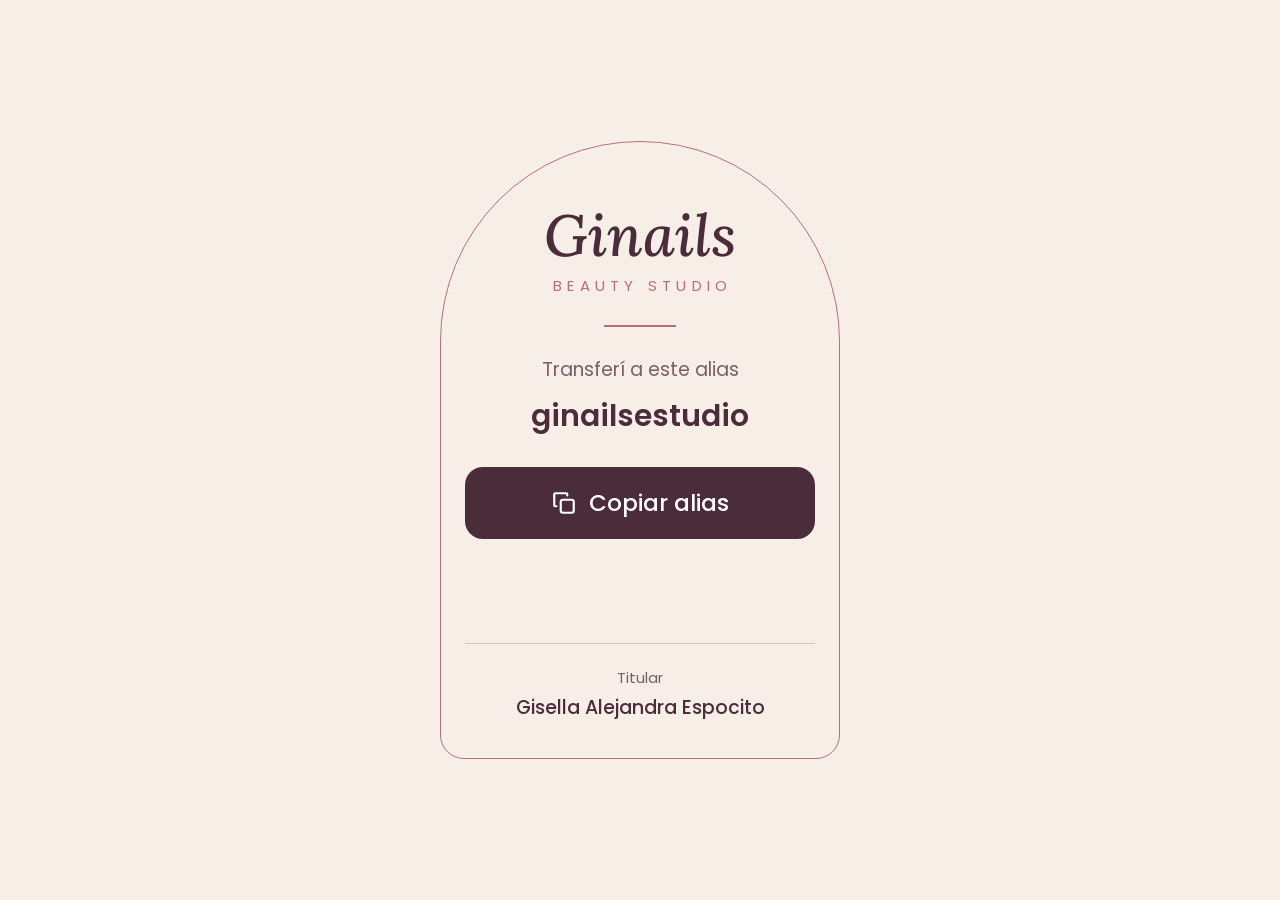
<file: pagar.html>
<!DOCTYPE html>
<html lang="es">
<head>
<meta charset="UTF-8">
<meta name="viewport" content="width=device-width, initial-scale=1, viewport-fit=cover">
<title>Pagar · Ginails Beauty Studio</title>
<meta name="theme-color" content="#F7EEE8">
<link rel="preconnect" href="https://fonts.googleapis.com">
<link rel="preconnect" href="https://fonts.gstatic.com" crossorigin>
<link href="https://fonts.googleapis.com/css2?family=Lora:ital,wght@1,500&family=Poppins:wght@400;500;600&display=swap" rel="stylesheet">
<style>
  :root {
    --crema: #F7EEE8;
    --ciruela: #4A2C3A;
    --rosa: #B76E79;
    --gris: #7A6068;
    --blanco: #FFFFFF;
    --verde: #3F7A55;
  }
  * { box-sizing: border-box; margin: 0; padding: 0; }
  html, body { height: 100%; }
  body {
    font-family: "Poppins", system-ui, -apple-system, "Segoe UI", sans-serif;
    background: var(--crema);
    color: var(--ciruela);
    display: flex;
    justify-content: center;
    align-items: center;
    padding: calc(24px + env(safe-area-inset-top, 0px)) 20px calc(24px + env(safe-area-inset-bottom, 0px));
    -webkit-tap-highlight-color: transparent;
  }
  .arco {
    width: 100%;
    max-width: 400px;
    border: 1.5px solid var(--rosa);
    border-radius: 200px 200px 24px 24px;
    padding: 64px 24px 36px;
    text-align: center;
  }
  .logo {
    font-family: "Lora", Georgia, serif;
    font-style: italic;
    font-weight: 500;
    font-size: 58px;
    line-height: 1;
  }
  .sub {
    color: var(--rosa);
    font-size: 15px;
    letter-spacing: 0.35em;
    margin-top: 10px;
    padding-left: 0.35em;
  }
  .linea {
    width: 72px;
    height: 1.5px;
    background: var(--rosa);
    margin: 28px auto;
  }
  .indicacion {
    font-size: 19px;
    color: var(--gris);
  }
  .alias {
    font-size: 30px;
    font-weight: 600;
    margin: 10px 0 28px;
    word-break: break-all;
    user-select: all;
    -webkit-user-select: all;
  }
  .boton {
    width: 100%;
    min-height: 72px;
    border: none;
    border-radius: 18px;
    background: var(--ciruela);
    color: var(--blanco);
    font-family: inherit;
    font-size: 23px;
    font-weight: 500;
    cursor: pointer;
    display: flex;
    align-items: center;
    justify-content: center;
    gap: 12px;
    transition: background-color 0.2s ease, transform 0.1s ease;
  }
  .boton:active { transform: scale(0.98); }
  .boton:focus-visible { outline: 3px solid var(--rosa); outline-offset: 3px; }
  .boton svg { width: 26px; height: 26px; flex-shrink: 0; }
  .boton.listo { background: var(--verde); }
  .aviso {
    margin-top: 20px;
    font-size: 18px;
    line-height: 1.55;
    min-height: 3.1em;
    color: var(--ciruela);
  }
  .aviso strong { font-weight: 600; }
  .titular {
    margin-top: 28px;
    padding-top: 22px;
    border-top: 1px solid rgba(183, 110, 121, 0.35);
  }
  .titular span {
    display: block;
    font-size: 15px;
    color: var(--gris);
  }
  .titular b {
    display: block;
    font-size: 19px;
    font-weight: 500;
    margin-top: 4px;
  }
  @media (max-width: 360px) {
    .logo { font-size: 50px; }
    .alias { font-size: 26px; }
    .boton { font-size: 21px; }
  }
  @media (prefers-reduced-motion: reduce) {
    .boton { transition: none; }
  }
</style>
</head>
<body>
  <main class="arco">
    <h1 class="logo">Ginails</h1>
    <p class="sub">BEAUTY STUDIO</p>
    <div class="linea" aria-hidden="true"></div>

    <p class="indicacion">Transferí a este alias</p>
    <p class="alias" id="alias">ginailsestudio</p>

    <button class="boton" id="copiar" type="button">
      <svg id="icono" viewBox="0 0 24 24" fill="none" stroke="currentColor" stroke-width="2" stroke-linecap="round" stroke-linejoin="round" aria-hidden="true">
        <rect x="9" y="9" width="12" height="12" rx="2"></rect>
        <path d="M5 15H4a1 1 0 0 1-1-1V4a1 1 0 0 1 1-1h10a1 1 0 0 1 1 1v1"></path>
      </svg>
      <span id="texto">Copiar alias</span>
    </button>

    <p class="aviso" id="aviso" aria-live="polite"></p>

    <div class="titular">
      <span>Titular</span>
      <b>Gisella Alejandra Espocito</b>
    </div>
  </main>

<script>
  const ALIAS = "ginailsestudio";
  const boton = document.getElementById("copiar");
  const texto = document.getElementById("texto");
  const icono = document.getElementById("icono");
  const aviso = document.getElementById("aviso");

  const iconoCopiar = icono.innerHTML;
  const iconoListo = '<path d="M5 12l5 5L20 7"></path>';

  function copiaVieja(valor) {
    const campo = document.createElement("textarea");
    campo.value = valor;
    campo.setAttribute("readonly", "");
    campo.style.position = "absolute";
    campo.style.left = "-9999px";
    document.body.appendChild(campo);
    campo.select();
    campo.setSelectionRange(0, valor.length);
    let ok = false;
    try { ok = document.execCommand("copy"); } catch (e) { ok = false; }
    document.body.removeChild(campo);
    return ok;
  }

  async function copiar() {
    let ok = false;
    try {
      if (navigator.clipboard && window.isSecureContext) {
        await navigator.clipboard.writeText(ALIAS);
        ok = true;
      } else {
        ok = copiaVieja(ALIAS);
      }
    } catch (e) {
      ok = copiaVieja(ALIAS);
    }

    if (ok) {
      boton.classList.add("listo");
      texto.textContent = "¡Copiado!";
      icono.innerHTML = iconoListo;
      aviso.innerHTML = "Ahora abrí tu app de banco o Mercado Pago, tocá <strong>Transferir</strong> y pegá el alias.";
      setTimeout(() => {
        boton.classList.remove("listo");
        texto.textContent = "Copiar alias";
        icono.innerHTML = iconoCopiar;
      }, 4000);
    } else {
      aviso.innerHTML = "No se pudo copiar solo. Mantené apretado el alias de arriba y elegí <strong>Copiar</strong>.";
    }
  }

  boton.addEventListener("click", copiar);
</script>
</body>
</html>
</file>
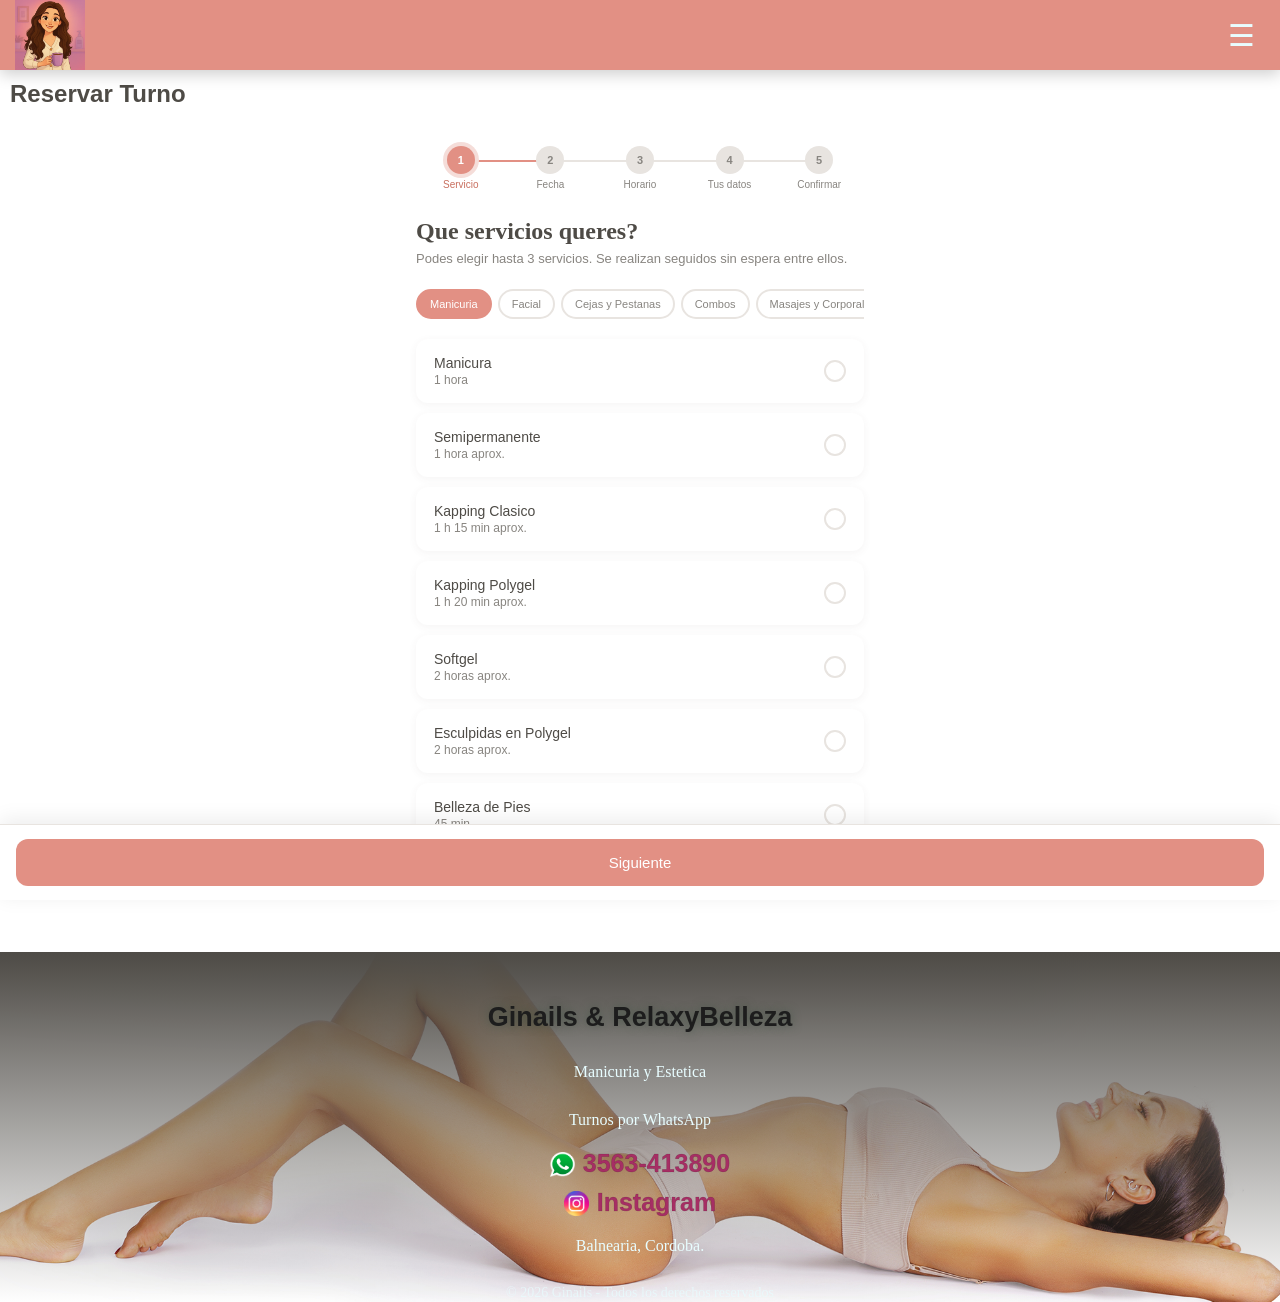
<file: Turnos.html>
<!DOCTYPE html>
<html lang="es">
<head>
    <meta charset="UTF-8">
    <meta name="viewport" content="width=device-width, initial-scale=1.0">
    <link rel="stylesheet" href="style.css">
    <title>Turnos — Ginails & RelaxyBelleza</title>
    <link rel="icon" href="../favicon.png" type="image/png">
    <link href="https://fonts.googleapis.com/css2?family=Cormorant+Garamond:wght@400;600&family=DM+Sans:wght@300;400;500&display=swap" rel="stylesheet">
    <meta http-equiv="Content-Security-Policy" content="default-src 'self'; img-src 'self' https: data: blob:; script-src 'self' 'unsafe-inline' https://fonts.googleapis.com; style-src 'self' 'unsafe-inline' https://fonts.googleapis.com https://fonts.gstatic.com; font-src 'self' https://fonts.gstatic.com; connect-src 'self' https://script.google.com https://script.googleusercontent.com; frame-src 'none';">
    <meta http-equiv="X-Content-Type-Options" content="nosniff">
    <meta http-equiv="X-Frame-Options" content="DENY">
    <meta name="referrer" content="no-referrer">
    <meta http-equiv="Permissions-Policy" content="camera=(), microphone=(), geolocation=()">
<style>
:root {
    --rosa: #E29084; --rosa-deep: #c97060; --rosa-light: #f5ddd9; --rosa-pale: #fdf6f5;
    --verde: #8fa882; --verde-light: #dce8d8; --verde-pale: #f3f8f2;
    --oscuro: #4E4B46; --gris: #888580; --gris-light: #e8e4e0;
}
.turnos-wrap { font-family: 'DM Sans', sans-serif; max-width: 480px; margin: 0 auto; padding: 28px 16px 100px; color: var(--oscuro); }
.progress-bar { display: flex; align-items: center; margin-bottom: 28px; }
.prog-step { display: flex; flex-direction: column; align-items: center; gap: 5px; flex: 1; position: relative; }
.prog-step:not(:last-child)::after { content: ''; position: absolute; top: 14px; left: 55%; width: 90%; height: 2px; background: var(--gris-light); z-index: 0; transition: background 0.3s; }
.prog-step.completado:not(:last-child)::after, .prog-step.activo:not(:last-child)::after { background: var(--rosa); }
.prog-dot { width: 28px; height: 28px; border-radius: 50%; background: var(--gris-light); color: var(--gris); font-size: 11px; font-weight: 600; display: flex; align-items: center; justify-content: center; position: relative; z-index: 1; transition: all 0.3s; }
.prog-step.activo .prog-dot { background: var(--rosa); color: white; box-shadow: 0 0 0 4px var(--rosa-light); }
.prog-step.completado .prog-dot { background: var(--rosa-deep); color: white; }
.prog-label { font-size: 10px; color: var(--gris); white-space: nowrap; }
.prog-step.activo .prog-label { color: var(--rosa-deep); font-weight: 500; }
.screen { display: none; }
.screen.activa { display: block; animation: aparecer 0.3s ease; }
@keyframes aparecer { from { opacity: 0; transform: translateY(8px); } to { opacity: 1; transform: translateY(0); } }
.screen-titulo { font-family: 'Cormorant Garamond', serif; font-size: 24px; font-weight: 600; color: var(--oscuro); margin-bottom: 4px; }
.screen-sub { font-size: 13px; color: var(--gris); margin-bottom: 20px; line-height: 1.5; }
.cat-tabs { display: flex; gap: 6px; margin-bottom: 16px; overflow-x: auto; scrollbar-width: none; padding-bottom: 4px; }
.cat-tabs::-webkit-scrollbar { display: none; }
.cat-tab { padding: 7px 12px; border-radius: 20px; border: 2px solid var(--gris-light); background: white; font-family: 'DM Sans', sans-serif; font-size: 11px; font-weight: 500; color: var(--gris); cursor: pointer; white-space: nowrap; transition: all 0.2s; }
.cat-tab.activo { background: var(--rosa); border-color: var(--rosa); color: white; }
.cat-tab.activo-verde { background: var(--verde); border-color: var(--verde); color: white; }
.servicios-grupo { display: none; flex-direction: column; gap: 10px; }
.servicios-grupo.activo { display: flex; }
.servicio-card { background: white; border-radius: 12px; padding: 14px 16px; border: 2px solid transparent; cursor: pointer; transition: all 0.2s; display: flex; align-items: center; justify-content: space-between; box-shadow: 0 2px 8px rgba(78,75,70,0.06); }
.servicio-card:hover { box-shadow: 0 6px 20px rgba(78,75,70,0.12); transform: translateY(-1px); }
.servicio-card.seleccionado { border-color: var(--rosa); background: var(--rosa-pale); }
.servicio-card.seleccionado-verde { border-color: var(--verde); background: var(--verde-pale); }
.serv-nombre { font-size: 14px; font-weight: 500; color: var(--oscuro); margin-bottom: 2px; }
.serv-duracion { font-size: 12px; color: var(--gris); }
.serv-check { width: 22px; height: 22px; border-radius: 50%; border: 2px solid var(--gris-light); display: flex; align-items: center; justify-content: center; flex-shrink: 0; transition: all 0.2s; font-size: 12px; color: transparent; }
.servicio-card.seleccionado .serv-check { background: var(--rosa); border-color: var(--rosa); color: white; }
.servicio-card.seleccionado-verde .serv-check { background: var(--verde); border-color: var(--verde); color: white; }
/* SELECCIONADOS COUNTER */
.seleccionados-wrap { background: white; border-radius: 12px; padding: 12px 16px; border: 1.5px solid var(--gris-light); margin-top: 14px; display: none; }
.seleccionados-titulo { font-size: 11px; font-weight: 500; color: var(--gris); text-transform: uppercase; letter-spacing: 0.5px; margin-bottom: 8px; }
.seleccionado-tag { display: inline-flex; align-items: center; gap: 6px; background: var(--rosa-pale); border: 1px solid var(--rosa-light); border-radius: 20px; padding: 4px 10px; font-size: 12px; color: var(--oscuro); margin: 3px; }
.seleccionado-tag.verde { background: var(--verde-pale); border-color: var(--verde-light); }
.seleccionado-tag-x { cursor: pointer; color: var(--gris); font-size: 14px; line-height: 1; }
.seleccionado-tag-x:hover { color: var(--rosa-deep); }
.limite-msg { font-size: 12px; color: var(--rosa-deep); margin-top: 8px; display: none; }
.duracion-total { font-size: 12px; color: var(--gris); margin-top: 6px; }
/* ADDON */
.addon-box { background: white; border-radius: 12px; padding: 14px 16px; border: 2px solid var(--gris-light); margin-top: 14px; cursor: pointer; transition: all 0.2s; display: flex; align-items: center; justify-content: space-between; }
.addon-box.activo { border-color: var(--rosa); background: var(--rosa-pale); }
.addon-label { font-size: 13px; font-weight: 500; color: var(--oscuro); }
.addon-sub { font-size: 11px; color: var(--gris); margin-top: 2px; }
.toggle { width: 42px; height: 24px; border-radius: 12px; background: var(--gris-light); position: relative; transition: background 0.2s; flex-shrink: 0; }
.toggle.on { background: var(--rosa); }
.toggle::after { content: ''; width: 18px; height: 18px; border-radius: 50%; background: white; position: absolute; top: 3px; left: 3px; transition: left 0.2s; box-shadow: 0 1px 4px rgba(0,0,0,0.2); }
.toggle.on::after { left: 21px; }
/* CALENDAR */
.calendar-wrap { background: white; border-radius: 14px; padding: 18px; box-shadow: 0 4px 20px rgba(78,75,70,0.1); margin-bottom: 16px; }
.cal-header { display: flex; align-items: center; justify-content: space-between; margin-bottom: 14px; }
.cal-mes { font-family: 'Cormorant Garamond', serif; font-size: 18px; font-weight: 600; color: var(--oscuro); }
.cal-nav { width: 30px; height: 30px; border-radius: 50%; border: 1.5px solid var(--gris-light); background: white; cursor: pointer; display: flex; align-items: center; justify-content: center; font-size: 14px; color: var(--oscuro); transition: all 0.2s; }
.cal-nav:hover { background: var(--rosa-pale); border-color: var(--rosa); }
.cal-grid { display: grid; grid-template-columns: repeat(7, 1fr); gap: 3px; }
.cal-dia-nombre { text-align: center; font-size: 10px; font-weight: 500; color: var(--gris); padding: 4px 0; text-transform: uppercase; }
.cal-dia { aspect-ratio: 1; border-radius: 50%; display: flex; align-items: center; justify-content: center; font-size: 13px; cursor: pointer; transition: all 0.2s; color: var(--oscuro); }
.cal-dia:hover:not(.deshabilitado):not(.vacio):not(.domingo) { background: var(--rosa-light); }
.cal-dia.vacio { cursor: default; }
.cal-dia.deshabilitado { color: var(--gris-light); cursor: not-allowed; }
.cal-dia.domingo { color: var(--rosa-deep); opacity: 0.4; cursor: not-allowed; }
.cal-dia.seleccionado { background: var(--rosa) !important; color: white !important; font-weight: 500; }
.cal-dia.hoy { font-weight: 600; border: 1.5px solid var(--rosa); }
/* HORARIOS */
.horarios-titulo { font-size: 13px; font-weight: 500; color: var(--gris); margin-bottom: 10px; }
.horarios-grid { display: grid; grid-template-columns: repeat(3, 1fr); gap: 8px; }
.horario-btn { padding: 10px 6px; border-radius: 10px; border: 1.5px solid var(--gris-light); background: white; font-family: 'DM Sans', sans-serif; font-size: 13px; font-weight: 500; color: var(--oscuro); cursor: pointer; transition: all 0.2s; text-align: center; }
.horario-btn:hover { border-color: var(--rosa); background: var(--rosa-pale); }
.horario-btn.seleccionado { background: var(--rosa); border-color: var(--rosa); color: white; }
.sin-horarios { text-align: center; padding: 20px; color: var(--gris); font-size: 13px; line-height: 1.6; }
.cargando-horarios { text-align: center; padding: 16px; color: var(--gris); font-size: 13px; }
/* FORM */
.form-grupo { margin-bottom: 14px; }
.form-label { font-size: 11px; font-weight: 500; color: var(--gris); margin-bottom: 6px; display: block; text-transform: uppercase; letter-spacing: 0.5px; }
.form-input { width: 100%; padding: 13px 15px; border-radius: 11px; border: 1.5px solid var(--gris-light); background: white; font-family: 'DM Sans', sans-serif; font-size: 14px; color: var(--oscuro); outline: none; transition: border-color 0.2s; -webkit-appearance: none; }
.form-input:focus { border-color: var(--rosa); }
.foto-aviso { background: var(--rosa-pale); border: 1.5px solid var(--rosa-light); border-radius: 11px; padding: 14px 16px; font-size: 13px; color: var(--oscuro); line-height: 1.5; }
.foto-aviso-titulo { font-weight: 500; margin-bottom: 4px; }
.foto-aviso a { color: var(--rosa-deep); text-decoration: none; font-weight: 500; }
/* RESUMEN */
.resumen-card { background: white; border-radius: 14px; padding: 18px; box-shadow: 0 4px 20px rgba(78,75,70,0.1); margin-bottom: 18px; }
.resumen-titulo { font-family: 'Cormorant Garamond', serif; font-size: 17px; font-weight: 600; margin-bottom: 14px; color: var(--oscuro); }
.resumen-fila { display: flex; justify-content: space-between; align-items: flex-start; padding: 9px 0; border-bottom: 1px solid var(--gris-light); gap: 12px; }
.resumen-fila:last-child { border-bottom: none; }
.resumen-clave { font-size: 12px; color: var(--gris); text-transform: uppercase; letter-spacing: 0.5px; flex-shrink: 0; }
.resumen-valor { font-size: 13px; font-weight: 500; color: var(--oscuro); text-align: right; }
/* BOTONES */
.btn-principal { width: 100%; padding: 15px; border-radius: 12px; border: none; background: var(--rosa); color: white; font-family: 'DM Sans', sans-serif; font-size: 15px; font-weight: 500; cursor: pointer; transition: all 0.2s; }
.btn-principal:hover { background: var(--rosa-deep); transform: translateY(-1px); box-shadow: 0 4px 16px rgba(226,144,132,0.4); }
.btn-principal:disabled { background: var(--gris-light); color: var(--gris); cursor: not-allowed; transform: none; box-shadow: none; }
.btn-secundario { width: 100%; padding: 13px; border-radius: 12px; border: 1.5px solid var(--gris-light); background: white; color: var(--oscuro); font-family: 'DM Sans', sans-serif; font-size: 14px; cursor: pointer; transition: all 0.2s; margin-top: 10px; }
.btn-secundario:hover { border-color: var(--rosa); background: var(--rosa-pale); }
.success-wrap { text-align: center; padding: 40px 16px; }
.success-icono { width: 80px; height: 80px; border-radius: 50%; background: linear-gradient(135deg, var(--rosa-light), var(--verde-light)); display: flex; align-items: center; justify-content: center; margin: 0 auto 20px; }
.success-titulo { font-family: 'Cormorant Garamond', serif; font-size: 26px; font-weight: 600; color: var(--oscuro); margin-bottom: 8px; }
.success-sub { font-size: 14px; color: var(--gris); line-height: 1.6; margin-bottom: 28px; }
.error-msg { background: #fdf0f0; border: 1px solid #f5c6c6; border-radius: 10px; padding: 12px 15px; font-size: 13px; color: #c0392b; margin-bottom: 14px; display: none; }
.loading-overlay { position: fixed; inset: 0; background: rgba(255,255,255,0.88); display: none; flex-direction: column; align-items: center; justify-content: center; z-index: 999; }
.spinner { width: 38px; height: 38px; border: 3px solid var(--rosa-light); border-top-color: var(--rosa); border-radius: 50%; animation: girar 0.8s linear infinite; margin-bottom: 12px; }
@keyframes girar { to { transform: rotate(360deg); } }
.loading-texto { font-size: 14px; color: var(--gris); }
.bottom-bar { position: fixed; bottom: 0; left: 0; right: 0; background: white; padding: 14px 16px; border-top: 1px solid var(--gris-light); box-shadow: 0 -4px 20px rgba(0,0,0,0.08); z-index: 50; }
</style>
</head>
<body>

<div class="loading-overlay" id="loading">
    <div class="spinner"></div>
    <div class="loading-texto">Confirmando tu turno...</div>
</div>

<div class="box_menu">
<nav>
    <img class="icon" src="../gise.png">
    <input type="checkbox" id="menu-toggle">
    <label for="menu-toggle" class="menu-icon">☰</label>
    <ul class="menu">
        <li><a href="../index.html">Principal</a></li>
        <li><a href="../Servicios/Servicios.html">Servicios</a></li>
        <li><a href="Turnos.html">Turnos</a></li>
    </ul>
</nav>
</div>

<h2>Reservar Turno</h2>

<div class="turnos-wrap">

    <div class="progress-bar">
        <div class="prog-step activo" id="prog-1"><div class="prog-dot">1</div><div class="prog-label">Servicio</div></div>
        <div class="prog-step" id="prog-2"><div class="prog-dot">2</div><div class="prog-label">Fecha</div></div>
        <div class="prog-step" id="prog-3"><div class="prog-dot">3</div><div class="prog-label">Horario</div></div>
        <div class="prog-step" id="prog-4"><div class="prog-dot">4</div><div class="prog-label">Tus datos</div></div>
        <div class="prog-step" id="prog-5"><div class="prog-dot">5</div><div class="prog-label">Confirmar</div></div>
    </div>

    <!-- PANTALLA 1: SERVICIOS -->
    <div class="screen activa" id="screen-1">
        <div class="screen-titulo">Que servicios queres?</div>
        <div class="screen-sub">Podes elegir hasta 3 servicios. Se realizan seguidos sin espera entre ellos.</div>

        <div class="cat-tabs">
            <button class="cat-tab activo" onclick="cambiarCat('ginails-mani', this, false)">Manicuria</button>
            <button class="cat-tab" onclick="cambiarCat('ginails-facial', this, true)">Facial</button>
            <button class="cat-tab" onclick="cambiarCat('ginails-cejas', this, true)">Cejas y Pestanas</button>
            <button class="cat-tab" onclick="cambiarCat('ginails-combos', this, true)">Combos</button>
            <button class="cat-tab" onclick="cambiarCat('relaxy', this, true)">Masajes y Corporal</button>
        </div>

        <div class="servicios-grupo activo" id="ginails-mani">
            <div class="servicio-card" data-id="manicura" data-nombre="Manicura" data-dur="60" data-mani="1" onclick="toggleServicio(this)"><div class="serv-info"><div class="serv-nombre">Manicura</div><div class="serv-duracion">1 hora</div></div><div class="serv-check">&#10003;</div></div>
            <div class="servicio-card" data-id="semipermanente" data-nombre="Semipermanente" data-dur="60" data-mani="1" onclick="toggleServicio(this)"><div class="serv-info"><div class="serv-nombre">Semipermanente</div><div class="serv-duracion">1 hora aprox.</div></div><div class="serv-check">&#10003;</div></div>
            <div class="servicio-card" data-id="kapping-clasico" data-nombre="Kapping Clasico" data-dur="75" data-mani="1" onclick="toggleServicio(this)"><div class="serv-info"><div class="serv-nombre">Kapping Clasico</div><div class="serv-duracion">1 h 15 min aprox.</div></div><div class="serv-check">&#10003;</div></div>
            <div class="servicio-card" data-id="kapping-polygel" data-nombre="Kapping Polygel" data-dur="80" data-mani="1" onclick="toggleServicio(this)"><div class="serv-info"><div class="serv-nombre">Kapping Polygel</div><div class="serv-duracion">1 h 20 min aprox.</div></div><div class="serv-check">&#10003;</div></div>
            <div class="servicio-card" data-id="softgel" data-nombre="Softgel" data-dur="120" data-mani="1" onclick="toggleServicio(this)"><div class="serv-info"><div class="serv-nombre">Softgel</div><div class="serv-duracion">2 horas aprox.</div></div><div class="serv-check">&#10003;</div></div>
            <div class="servicio-card" data-id="esculpidas-polygel" data-nombre="Esculpidas en Polygel" data-dur="120" data-mani="1" onclick="toggleServicio(this)"><div class="serv-info"><div class="serv-nombre">Esculpidas en Polygel</div><div class="serv-duracion">2 horas aprox.</div></div><div class="serv-check">&#10003;</div></div>
            <div class="servicio-card" data-id="belleza-pies" data-nombre="Belleza de Pies" data-dur="45" data-mani="0" onclick="toggleServicio(this)"><div class="serv-info"><div class="serv-nombre">Belleza de Pies</div><div class="serv-duracion">45 min</div></div><div class="serv-check">&#10003;</div></div>
        </div>

        <div class="servicios-grupo" id="ginails-facial">
            <div class="servicio-card" data-id="facial-tratamiento" data-nombre="Limpieza Facial Profunda" data-dur="60" data-mani="0" onclick="toggleServicio(this)"><div class="serv-info"><div class="serv-nombre">Limpieza Facial Profunda</div><div class="serv-duracion">1 hora</div></div><div class="serv-check">&#10003;</div></div>
            <div class="servicio-card" data-id="facial-tratamiento" data-nombre="Hidratacion Profunda" data-dur="60" data-mani="0" onclick="toggleServicio(this)"><div class="serv-info"><div class="serv-nombre">Hidratacion Profunda</div><div class="serv-duracion">1 hora</div></div><div class="serv-check">&#10003;</div></div>
            <div class="servicio-card" data-id="facial-tratamiento" data-nombre="Control de Acne" data-dur="60" data-mani="0" onclick="toggleServicio(this)"><div class="serv-info"><div class="serv-nombre">Control de Acne</div><div class="serv-duracion">1 hora</div></div><div class="serv-check">&#10003;</div></div>
            <div class="servicio-card" data-id="facial-tratamiento" data-nombre="Despigmentacion y Luminosidad" data-dur="60" data-mani="0" onclick="toggleServicio(this)"><div class="serv-info"><div class="serv-nombre">Despigmentacion y Luminosidad</div><div class="serv-duracion">1 hora</div></div><div class="serv-check">&#10003;</div></div>
            <div class="servicio-card" data-id="facial-tratamiento" data-nombre="Anti-Edad y Lifting Facial" data-dur="60" data-mani="0" onclick="toggleServicio(this)"><div class="serv-info"><div class="serv-nombre">Anti-Edad y Lifting Facial</div><div class="serv-duracion">1 hora</div></div><div class="serv-check">&#10003;</div></div>
            <div class="servicio-card" data-id="facial-tratamiento" data-nombre="Calmante y Barrera Protectora" data-dur="60" data-mani="0" onclick="toggleServicio(this)"><div class="serv-info"><div class="serv-nombre">Calmante y Barrera Protectora</div><div class="serv-duracion">1 hora</div></div><div class="serv-check">&#10003;</div></div>
            <div class="servicio-card" data-id="facial-tratamiento" data-nombre="Revitalizacion y Efecto Glow" data-dur="60" data-mani="0" onclick="toggleServicio(this)"><div class="serv-info"><div class="serv-nombre">Revitalizacion y Efecto Glow</div><div class="serv-duracion">1 hora</div></div><div class="serv-check">&#10003;</div></div>
            <div class="servicio-card" data-id="facial-tratamiento" data-nombre="Peeling Quimico Superficial" data-dur="60" data-mani="0" onclick="toggleServicio(this)"><div class="serv-info"><div class="serv-nombre">Peeling Quimico Superficial</div><div class="serv-duracion">1 hora</div></div><div class="serv-check">&#10003;</div></div>
        </div>

        <div class="servicios-grupo" id="ginails-cejas">
            <div class="servicio-card" data-id="cejas-pestanas" data-nombre="Lifting de Pestanas" data-dur="60" data-mani="0" onclick="toggleServicio(this)"><div class="serv-info"><div class="serv-nombre">Lifting de Pestanas</div><div class="serv-duracion">1 hora</div></div><div class="serv-check">&#10003;</div></div>
            <div class="servicio-card" data-id="cejas-pestanas" data-nombre="Laminado de Cejas" data-dur="60" data-mani="0" onclick="toggleServicio(this)"><div class="serv-info"><div class="serv-nombre">Laminado de Cejas</div><div class="serv-duracion">1 hora</div></div><div class="serv-check">&#10003;</div></div>
            <div class="servicio-card" data-id="cejas-pestanas" data-nombre="Henna de Cejas" data-dur="60" data-mani="0" onclick="toggleServicio(this)"><div class="serv-info"><div class="serv-nombre">Henna de Cejas</div><div class="serv-duracion">1 hora</div></div><div class="serv-check">&#10003;</div></div>
            <div class="servicio-card" data-id="cejas-pestanas" data-nombre="Tinte de Cejas y Pestanas" data-dur="60" data-mani="0" onclick="toggleServicio(this)"><div class="serv-info"><div class="serv-nombre">Tinte de Cejas y Pestanas</div><div class="serv-duracion">1 hora</div></div><div class="serv-check">&#10003;</div></div>
            <div class="servicio-card" data-id="cejas-pestanas" data-nombre="Diseno y Perfilado de Cejas" data-dur="60" data-mani="0" onclick="toggleServicio(this)"><div class="serv-info"><div class="serv-nombre">Diseno y Perfilado de Cejas</div><div class="serv-duracion">1 hora</div></div><div class="serv-check">&#10003;</div></div>
        </div>

        <div class="servicios-grupo" id="ginails-combos">
            <div class="servicio-card" data-id="combo-facial" data-nombre="Limpieza + Perfilado de Cejas" data-dur="90" data-mani="0" onclick="toggleServicio(this)"><div class="serv-info"><div class="serv-nombre">Limpieza + Perfilado de Cejas</div><div class="serv-duracion">1 h 30 min</div></div><div class="serv-check">&#10003;</div></div>
            <div class="servicio-card" data-id="combo-facial" data-nombre="Mirada Completa" data-dur="90" data-mani="0" onclick="toggleServicio(this)"><div class="serv-info"><div class="serv-nombre">Mirada Completa</div><div class="serv-duracion">Lifting + Laminado + Perfilado - 1 h 30 min</div></div><div class="serv-check">&#10003;</div></div>
            <div class="servicio-card" data-id="combo-facial" data-nombre="Lifting + Tinte de Pestanas" data-dur="90" data-mani="0" onclick="toggleServicio(this)"><div class="serv-info"><div class="serv-nombre">Lifting + Tinte de Pestanas</div><div class="serv-duracion">1 h 30 min</div></div><div class="serv-check">&#10003;</div></div>
            <div class="servicio-card" data-id="combo-facial" data-nombre="Henna + Perfilado de Cejas" data-dur="90" data-mani="0" onclick="toggleServicio(this)"><div class="serv-info"><div class="serv-nombre">Henna + Perfilado de Cejas</div><div class="serv-duracion">1 h 30 min</div></div><div class="serv-check">&#10003;</div></div>
            <div class="servicio-card" data-id="combo-facial" data-nombre="Limpieza + Peeling Quimico" data-dur="90" data-mani="0" onclick="toggleServicio(this)"><div class="serv-info"><div class="serv-nombre">Limpieza + Peeling Quimico</div><div class="serv-duracion">1 h 30 min</div></div><div class="serv-check">&#10003;</div></div>
            <div class="servicio-card" data-id="combo-facial" data-nombre="Facial Completo + Mirada Completa" data-dur="90" data-mani="0" onclick="toggleServicio(this)"><div class="serv-info"><div class="serv-nombre">Facial Completo + Mirada Completa</div><div class="serv-duracion">1 h 30 min</div></div><div class="serv-check">&#10003;</div></div>
        </div>

        <div class="servicios-grupo" id="relaxy">
            <div class="servicio-card" data-id="facial-tratamiento" data-nombre="Masajes Descontracturantes" data-dur="60" data-mani="0" onclick="toggleServicio(this)"><div class="serv-info"><div class="serv-nombre">Masajes Descontracturantes</div><div class="serv-duracion">1 hora</div></div><div class="serv-check">&#10003;</div></div>
            <div class="servicio-card" data-id="facial-tratamiento" data-nombre="Masajes Relajantes" data-dur="60" data-mani="0" onclick="toggleServicio(this)"><div class="serv-info"><div class="serv-nombre">Masajes Relajantes</div><div class="serv-duracion">1 hora</div></div><div class="serv-check">&#10003;</div></div>
            <div class="servicio-card" data-id="facial-tratamiento" data-nombre="Tratamientos Reductores" data-dur="60" data-mani="0" onclick="toggleServicio(this)"><div class="serv-info"><div class="serv-nombre">Tratamientos Reductores</div><div class="serv-duracion">1 hora</div></div><div class="serv-check">&#10003;</div></div>
            <div class="servicio-card" data-id="facial-tratamiento" data-nombre="Tratamientos Reafirmantes" data-dur="60" data-mani="0" onclick="toggleServicio(this)"><div class="serv-info"><div class="serv-nombre">Tratamientos Reafirmantes</div><div class="serv-duracion">1 hora</div></div><div class="serv-check">&#10003;</div></div>
        </div>

        <!-- SERVICIOS SELECCIONADOS -->
        <div class="seleccionados-wrap" id="seleccionados-wrap">
            <div class="seleccionados-titulo">Servicios elegidos</div>
            <div id="seleccionados-tags"></div>
            <div class="duracion-total" id="duracion-total"></div>
            <div class="limite-msg" id="limite-msg">Maximo 3 servicios por turno.</div>
        </div>

        <!-- RETIRO -->
        <div class="addon-box" id="addon-retiro" style="display:none;" onclick="toggleRetiro()">
            <div><div class="addon-label">Necesitas retiro de unas?</div><div class="addon-sub">Se agregan 35 min al turno</div></div>
            <div class="toggle" id="toggle-retiro"></div>
        </div>

        <div class="error-msg" id="error-1">Por favor elegi al menos un servicio para continuar.</div>
    </div>

    <!-- PANTALLA 2: FECHA -->
    <div class="screen" id="screen-2">
        <div class="screen-titulo">Que dia te viene bien?</div>
        <div class="screen-sub">Los domingos no trabajamos.</div>
        <div class="calendar-wrap">
            <div class="cal-header">
                <button class="cal-nav" onclick="cambiarMes(-1)">&#8249;</button>
                <div class="cal-mes" id="cal-mes-titulo"></div>
                <button class="cal-nav" onclick="cambiarMes(1)">&#8250;</button>
            </div>
            <div class="cal-grid" id="cal-grid"></div>
        </div>
        <div class="error-msg" id="error-2">Por favor elegi una fecha.</div>
    </div>

    <!-- PANTALLA 3: HORARIO -->
    <div class="screen" id="screen-3">
        <div class="screen-titulo">A que hora?</div>
        <div class="screen-sub" id="sub-horario">Horarios disponibles para ese dia.</div>
        <div id="horarios-container"><div class="cargando-horarios">Buscando horarios disponibles...</div></div>
        <div class="error-msg" id="error-3">Por favor elegi un horario.</div>
    </div>

    <!-- PANTALLA 4: DATOS -->
    <div class="screen" id="screen-4">
        <div class="screen-titulo">Tus datos</div>
        <div class="screen-sub">Completa la info para confirmar tu turno.</div>
        <div class="form-grupo">
            <label class="form-label">Nombre completo</label>
            <input class="form-input" type="text" id="input-nombre" placeholder="Tu nombre">
        </div>
        <div class="form-grupo">
            <label class="form-label">WhatsApp</label>
            <input class="form-input" type="tel" id="input-telefono" placeholder="Ej: 3563 412345">
        </div>
        <div class="form-grupo" id="grupo-foto" style="display:none;">
            <label class="form-label">Foto del diseno (opcional)</label>
            <div class="foto-aviso">
                <div class="foto-aviso-titulo">Como mandar la foto del diseno</div>
                Cuando confirmes el turno, te va a aparecer un boton para abrir WhatsApp. Manda la foto ahi y yo la veo antes de tu turno.
            </div>
        </div>
        <div class="error-msg" id="error-4">Por favor completa nombre y WhatsApp.</div>
    </div>

    <!-- PANTALLA 5: CONFIRMAR -->
    <div class="screen" id="screen-5">
        <div class="screen-titulo">Confirma tu turno</div>
        <div class="screen-sub">Revisa los datos antes de confirmar.</div>
        <div class="resumen-card">
            <div class="resumen-titulo">Resumen del turno</div>
            <div class="resumen-fila"><span class="resumen-clave">Servicios</span><span class="resumen-valor" id="res-servicio"></span></div>
            <div class="resumen-fila"><span class="resumen-clave">Retiro</span><span class="resumen-valor" id="res-retiro"></span></div>
            <div class="resumen-fila"><span class="resumen-clave">Duracion total</span><span class="resumen-valor" id="res-duracion"></span></div>
            <div class="resumen-fila"><span class="resumen-clave">Fecha</span><span class="resumen-valor" id="res-fecha"></span></div>
            <div class="resumen-fila"><span class="resumen-clave">Horario</span><span class="resumen-valor" id="res-hora"></span></div>
            <div class="resumen-fila"><span class="resumen-clave">Nombre</span><span class="resumen-valor" id="res-nombre"></span></div>
            <div class="resumen-fila"><span class="resumen-clave">WhatsApp</span><span class="resumen-valor" id="res-telefono"></span></div>
        </div>
        <div class="error-msg" id="error-5">Hubo un problema al confirmar. Intenta de nuevo.</div>
        <button class="btn-principal" onclick="confirmarTurno()">Confirmar turno</button>
        <button class="btn-secundario" onclick="irA(4)">Volver y editar</button>
    </div>

    <!-- PANTALLA 6: EXITO -->
    <div class="screen" id="screen-6">
        <div class="success-wrap">
            <div class="success-icono"><img src="../gise.png" alt="Ginails" style="width:60px;height:60px;object-fit:contain;border-radius:50%;"></div>
            <div class="success-titulo">Turno confirmado!</div>
            <div class="success-sub" id="success-msg"></div>
            <a id="btn-wa-foto" href="#" target="_blank" style="display:none;">
                <button class="btn-principal" style="background:#25d366;margin-bottom:10px;">Mandar foto del diseno por WhatsApp</button>
            </a>
            <button class="btn-secundario" onclick="location.reload()">Reservar otro turno</button>
        </div>
    </div>

</div>

<div class="bottom-bar" id="bottom-bar">
    <button class="btn-principal" onclick="siguiente()">Siguiente</button>
</div>

<footer class="footer">
    <div class="footer-contenido">
        <h3>Ginails & RelaxyBelleza</h3>
        <p>Manicuria y Estetica</p>
        <p>Turnos por WhatsApp</p>
        <a href="https://wa.me/5493563413890"><img src="../logo whatssap.png" class="icono-red">3563-413890</a>
        <a href="https://www.instagram.com/ginails_gise?utm_source=ig_web_button_share_sheet&igsh=ZDNlZDc0MzIxNw=="><img src="../icono.instagram.png" class="icono-red">Instagram</a>
        <p>Balnearia, Cordoba.</p>
    </div>
    <p class="copyright">&#169; 2026 Ginails - Todos los derechos reservados</p>
</footer>

<script>
var SCRIPT_URL = "https://script.google.com/macros/s/AKfycbyBukq9FpfFiTHlVDl76-qc32o4g34hMK1dZ7snB9t3trSFFSyw95CtPzKG5HkhOMRPQw/exec";
var WA_NUMBER = "5493563413890";

// Estado con array de servicios
var estado = {
    pantalla: 1,
    servicios: [], // [{id, nombre, duracion, esMani}]
    retiro: false,
    fecha: null,
    hora: null,
    nombre: null,
    telefono: null
};

var calAnio = new Date().getFullYear();
var calMes = new Date().getMonth();
var MESES = ["Enero","Febrero","Marzo","Abril","Mayo","Junio","Julio","Agosto","Septiembre","Octubre","Noviembre","Diciembre"];
var DIAS_CORTO = ["Dom","Lun","Mar","Mie","Jue","Vie","Sab"];
var DIAS_LARGO = ["Domingo","Lunes","Martes","Miercoles","Jueves","Viernes","Sabado"];

function duracionTotal() {
    var total = 0;
    estado.servicios.forEach(function(s) { total += s.duracion; });
    if (estado.retiro) total += 35;
    return total;
}

function tieneMani() {
    return estado.servicios.some(function(s) { return s.esMani; });
}

function idPrincipal() {
    // Para el Apps Script, mandamos el id del servicio mas largo
    if (estado.servicios.length === 0) return "facial-tratamiento";
    var max = estado.servicios[0];
    estado.servicios.forEach(function(s) { if (s.duracion > max.duracion) max = s; });
    return max.id;
}

// NAVEGACION
function irA(n) {
    document.getElementById("screen-" + estado.pantalla).classList.remove("activa");
    estado.pantalla = n;
    document.getElementById("screen-" + n).classList.add("activa");
    for (var i = 1; i <= 5; i++) {
        var el = document.getElementById("prog-" + i);
        el.classList.remove("activo","completado");
        if (i < n) el.classList.add("completado");
        if (i === n) el.classList.add("activo");
    }
    document.getElementById("bottom-bar").style.display = n >= 5 ? "none" : "block";
    window.scrollTo(0,0);
}

function siguiente() {
    if (estado.pantalla === 1) {
        if (estado.servicios.length === 0) { document.getElementById("error-1").style.display = "block"; return; }
        document.getElementById("error-1").style.display = "none";
        // Mostrar foto si hay servicio de manos (no pies)
        var tieneManosPropiamente = estado.servicios.some(function(s) {
            return ["manicura","semipermanente","kapping-clasico","kapping-polygel","softgel","esculpidas-polygel"].indexOf(s.id) > -1;
        });
        document.getElementById("grupo-foto").style.display = tieneManosPropiamente ? "block" : "none";
        renderCalendario();
        irA(2);
    } else if (estado.pantalla === 2) {
        if (!estado.fecha) { document.getElementById("error-2").style.display = "block"; return; }
        document.getElementById("error-2").style.display = "none";
        cargarHorarios();
        irA(3);
    } else if (estado.pantalla === 3) {
        if (!estado.hora) { document.getElementById("error-3").style.display = "block"; return; }
        document.getElementById("error-3").style.display = "none";
        irA(4);
    } else if (estado.pantalla === 4) {
        var nombre = document.getElementById("input-nombre").value.trim();
        var tel = document.getElementById("input-telefono").value.trim();
        if (!nombre || !tel) { document.getElementById("error-4").style.display = "block"; return; }
        document.getElementById("error-4").style.display = "none";
        estado.nombre = nombre;
        estado.telefono = tel;
        rellenarResumen();
        irA(5);
    }
}

// TABS
function cambiarCat(grupoId, tab, esVerde) {
    document.querySelectorAll(".servicios-grupo").forEach(function(g) { g.classList.remove("activo"); });
    document.getElementById(grupoId).classList.add("activo");
    document.querySelectorAll(".cat-tab").forEach(function(t) { t.classList.remove("activo","activo-verde"); });
    tab.classList.add(esVerde ? "activo-verde" : "activo");
}

// TOGGLE SERVICIO (multiseleccion)
function toggleServicio(card) {
    var id = card.dataset.id;
    var nombre = card.dataset.nombre;
    var dur = parseInt(card.dataset.dur);
    var esMani = card.dataset.mani === "1";
    var esVerde = card.closest("#ginails-facial, #ginails-cejas, #ginails-combos, #relaxy") !== null;

    // Verificar si ya estaba seleccionado
    var idx = estado.servicios.findIndex(function(s) { return s.nombre === nombre; });

    if (idx > -1) {
        // Deseleccionar
        estado.servicios.splice(idx, 1);
        card.classList.remove("seleccionado","seleccionado-verde");
    } else {
        // Agregar (max 3)
        if (estado.servicios.length >= 3) {
            document.getElementById("limite-msg").style.display = "block";
            setTimeout(function() { document.getElementById("limite-msg").style.display = "none"; }, 2000);
            return;
        }
        estado.servicios.push({ id: id, nombre: nombre, duracion: dur, esMani: esMani });
        card.classList.add(esVerde ? "seleccionado-verde" : "seleccionado");
    }

    actualizarRetiro();
    actualizarSeleccionados();
    document.getElementById("error-1").style.display = "none";
}

function actualizarRetiro() {
    var hayMani = tieneMani();
    document.getElementById("addon-retiro").style.display = hayMani ? "flex" : "none";
    if (!hayMani) {
        estado.retiro = false;
        document.getElementById("toggle-retiro").classList.remove("on");
        document.getElementById("addon-retiro").classList.remove("activo");
    }
}

function actualizarSeleccionados() {
    var wrap = document.getElementById("seleccionados-wrap");
    var tagsDiv = document.getElementById("seleccionados-tags");
    var durDiv = document.getElementById("duracion-total");

    if (estado.servicios.length === 0) {
        wrap.style.display = "none";
        return;
    }

    wrap.style.display = "block";
    tagsDiv.innerHTML = "";
    estado.servicios.forEach(function(s, i) {
        var esVerde = ["facial-tratamiento","cejas-pestanas","combo-facial"].indexOf(s.id) > -1;
        var tag = document.createElement("span");
        tag.className = "seleccionado-tag" + (esVerde ? " verde" : "");
        tag.innerHTML = s.nombre + ' <span class="seleccionado-tag-x" onclick="quitarServicio(' + i + ')">&#x2715;</span>';
        tagsDiv.appendChild(tag);
    });

    var total = duracionTotal();
    var horas = Math.floor(total / 60);
    var mins = total % 60;
    var textoTiempo = horas > 0 ? horas + " h" + (mins > 0 ? " " + mins + " min" : "") : mins + " min";
    durDiv.textContent = "Duracion estimada: " + textoTiempo + (estado.retiro ? " (incluye retiro)" : "");
}

function quitarServicio(idx) {
    var nombre = estado.servicios[idx].nombre;
    estado.servicios.splice(idx, 1);
    // Deseleccionar la card
    document.querySelectorAll(".servicio-card").forEach(function(c) {
        if (c.dataset.nombre === nombre) c.classList.remove("seleccionado","seleccionado-verde");
    });
    actualizarRetiro();
    actualizarSeleccionados();
}

function toggleRetiro() {
    estado.retiro = !estado.retiro;
    document.getElementById("toggle-retiro").classList.toggle("on", estado.retiro);
    document.getElementById("addon-retiro").classList.toggle("activo", estado.retiro);
    actualizarSeleccionados();
}

// CALENDARIO
function cambiarMes(dir) {
    calMes += dir;
    if (calMes > 11) { calMes = 0; calAnio++; }
    if (calMes < 0) { calMes = 11; calAnio--; }
    renderCalendario();
}

function renderCalendario() {
    document.getElementById("cal-mes-titulo").textContent = MESES[calMes] + " " + calAnio;
    var grid = document.getElementById("cal-grid"); grid.innerHTML = "";
    DIAS_CORTO.forEach(function(d) { var el = document.createElement("div"); el.className = "cal-dia-nombre"; el.textContent = d; grid.appendChild(el); });
    var hoy = new Date(); hoy.setHours(0,0,0,0);
    var primerDia = new Date(calAnio, calMes, 1).getDay();
    var diasEnMes = new Date(calAnio, calMes + 1, 0).getDate();
    for (var i = 0; i < primerDia; i++) { var v = document.createElement("div"); v.className = "cal-dia vacio"; grid.appendChild(v); }
    for (var d = 1; d <= diasEnMes; d++) {
        var fecha = new Date(calAnio, calMes, d);
        var el = document.createElement("div"); el.textContent = d; el.className = "cal-dia";
        var dow = fecha.getDay();
        if (dow === 0) { el.classList.add("domingo"); }
        else if (fecha < hoy) { el.classList.add("deshabilitado"); }
        else {
            if (fecha.getTime() === hoy.getTime()) el.classList.add("hoy");
            var fs = calAnio + "-" + ("0"+(calMes+1)).slice(-2) + "-" + ("0"+d).slice(-2);
            if (estado.fecha === fs) el.classList.add("seleccionado");
            (function(fechaStr, elem) {
                elem.onclick = function() {
                    document.querySelectorAll(".cal-dia").forEach(function(x) { x.classList.remove("seleccionado"); });
                    elem.classList.add("seleccionado");
                    estado.fecha = fechaStr;
                    estado.hora = null;
                    document.getElementById("error-2").style.display = "none";
                };
            })(fs, el);
        }
        grid.appendChild(el);
    }
}

// HORARIOS — manda duracion total al script
function cargarHorarios() {
    document.getElementById("horarios-container").innerHTML = '<div class="cargando-horarios">Buscando horarios disponibles...</div>';
    var dur = duracionTotal();
    var url = SCRIPT_URL + "?action=disponibilidad&fecha=" + estado.fecha + "&duracion=" + dur;
    fetch(url)
        .then(function(r) { return r.json(); })
        .then(function(data) { mostrarHorarios(data.disponibles || []); })
        .catch(function() {
            document.getElementById("horarios-container").innerHTML = '<div class="sin-horarios">No se pudo cargar los horarios. Intenta de nuevo o escribinos por WhatsApp.</div>';
        });
}

function mostrarHorarios(disponibles) {
    var partes = estado.fecha.split("-");
    var fechaObj = new Date(parseInt(partes[0]), parseInt(partes[1])-1, parseInt(partes[2]));
    document.getElementById("sub-horario").textContent = DIAS_LARGO[fechaObj.getDay()] + " " + partes[2] + "/" + partes[1] + "/" + partes[0];
    if (disponibles.length === 0) {
        document.getElementById("horarios-container").innerHTML = '<div class="sin-horarios">No hay horarios disponibles para ese dia. Proba con otro dia o escribinos por WhatsApp.</div><button class="btn-secundario" style="margin-top:16px" onclick="irA(2)">Elegir otro dia</button>';
        return;
    }
    var manana = disponibles.filter(function(h) { return parseInt(h.split(":")[0]) < 13; });
    var tarde = disponibles.filter(function(h) { return parseInt(h.split(":")[0]) >= 13; });
    var html = "";
    if (manana.length > 0) { html += '<div class="horarios-titulo">Manana</div><div class="horarios-grid">'; manana.forEach(function(h) { html += '<button class="horario-btn" onclick="elegirHorario(this,\'' + h + '\')">' + h + '</button>'; }); html += '</div>'; }
    if (tarde.length > 0) { html += '<div class="horarios-titulo" style="margin-top:14px">Tarde</div><div class="horarios-grid">'; tarde.forEach(function(h) { html += '<button class="horario-btn" onclick="elegirHorario(this,\'' + h + '\')">' + h + '</button>'; }); html += '</div>'; }
    document.getElementById("horarios-container").innerHTML = html;
}

function elegirHorario(btn, hora) {
    document.querySelectorAll(".horario-btn").forEach(function(b) { b.classList.remove("seleccionado"); });
    btn.classList.add("seleccionado");
    estado.hora = hora;
    document.getElementById("error-3").style.display = "none";
}

// RESUMEN
function rellenarResumen() {
    var partes = estado.fecha.split("-");
    var fechaObj = new Date(parseInt(partes[0]), parseInt(partes[1])-1, parseInt(partes[2]));
    var fechaLegible = DIAS_LARGO[fechaObj.getDay()] + " " + partes[2] + "/" + partes[1] + "/" + partes[0];
    var nombresServicios = estado.servicios.map(function(s) { return s.nombre; }).join(", ");
    var dur = duracionTotal();
    var horas = Math.floor(dur / 60);
    var mins = dur % 60;
    var textoTiempo = horas > 0 ? horas + " h" + (mins > 0 ? " " + mins + " min" : "") : mins + " min";

    document.getElementById("res-servicio").textContent = nombresServicios;
    document.getElementById("res-retiro").textContent = estado.retiro ? "Si (+35 min)" : "No";
    document.getElementById("res-duracion").textContent = textoTiempo;
    document.getElementById("res-fecha").textContent = fechaLegible;
    document.getElementById("res-hora").textContent = estado.hora + " hs";
    document.getElementById("res-nombre").textContent = estado.nombre;
    document.getElementById("res-telefono").textContent = estado.telefono;
}

// CONFIRMAR
function confirmarTurno() {
    document.getElementById("loading").style.display = "flex";
    document.getElementById("error-5").style.display = "none";
    var nombresServicios = estado.servicios.map(function(s) { return s.nombre; }).join(", ");
    var dur = duracionTotal();
    var payload = {
        action: "reservar",
        fecha: estado.fecha,
        hora: estado.hora,
        duracion: dur,
        servicio: nombresServicios,
        retiro: estado.retiro,
        nombre: estado.nombre,
        telefono: estado.telefono,
        fotoUrl: ""
    };
    fetch(SCRIPT_URL, { method: "POST", body: JSON.stringify(payload) })
        .then(function(r) { return r.json(); })
        .then(function(data) {
            document.getElementById("loading").style.display = "none";
            if (data.ok) {
                var partes = estado.fecha.split("-");
                var fechaObj = new Date(parseInt(partes[0]), parseInt(partes[1])-1, parseInt(partes[2]));
                var fechaLegible = DIAS_LARGO[fechaObj.getDay()] + " " + partes[2] + "/" + partes[1] + "/" + partes[0];
                document.getElementById("success-msg").textContent = "Hola " + estado.nombre + "! Tu turno quedo agendado para el " + fechaLegible + " a las " + estado.hora + " hs. Te esperamos!";

                // Boton WhatsApp foto solo si hay servicio de manos
                var tieneManosPropiamente = estado.servicios.some(function(s) {
                    return ["manicura","semipermanente","kapping-clasico","kapping-polygel","softgel","esculpidas-polygel"].indexOf(s.id) > -1;
                });
                if (tieneManosPropiamente) {
                    var msg = "Hola! Reserve un turno para " + nombresServicios + " el " + fechaLegible + " a las " + estado.hora + " hs. Te mando la foto del diseno:";
                    document.getElementById("btn-wa-foto").href = "https://wa.me/" + WA_NUMBER + "?text=" + encodeURIComponent(msg);
                    document.getElementById("btn-wa-foto").style.display = "block";
                }
                irA(6);
            } else {
                document.getElementById("error-5").style.display = "block";
            }
        })
        .catch(function() {
            document.getElementById("loading").style.display = "none";
            document.getElementById("error-5").style.display = "block";
        });
}

renderCalendario();

// Pre-seleccionar servicio si viene desde la página de Servicios
(function() {
    var params = new URLSearchParams(window.location.search);
    var servicio = params.get("servicio");
    var nombre = params.get("nombre") ? decodeURIComponent(params.get("nombre")) : null;
    var dur = parseInt(params.get("dur"));
    var mani = params.get("mani") === "1";
    if (servicio && nombre && dur) {
        estado.servicios.push({ id: servicio, nombre: nombre, duracion: dur, esMani: mani });
        actualizarRetiro();
        actualizarSeleccionados();
        document.querySelectorAll(".servicio-card").forEach(function(c) {
            if (c.dataset.nombre === nombre) {
                var esVerde = c.closest("#ginails-facial, #ginails-cejas, #ginails-combos, #relaxy") !== null;
                c.classList.add(esVerde ? "seleccionado-verde" : "seleccionado");
            }
        });
    }
})();
</script>
</body>
</html>
</file>
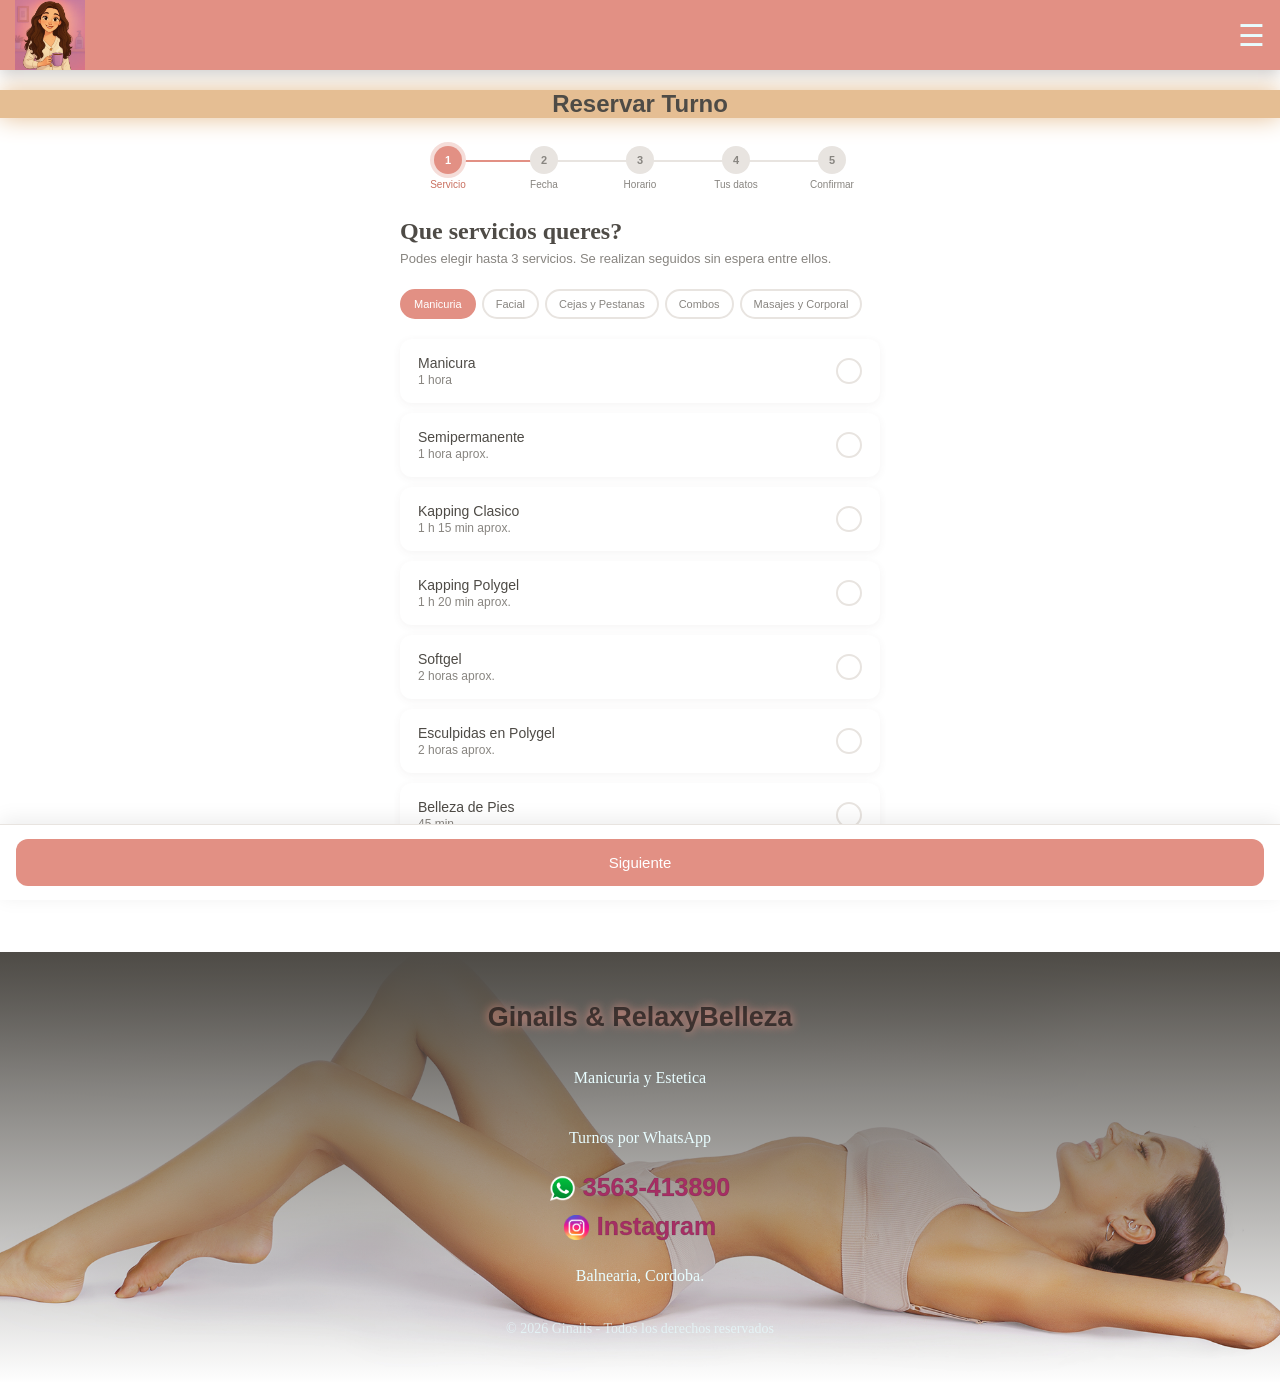
<file: Turnos/Turnos.html>
<!DOCTYPE html>
<html lang="es">
<head>
    <meta charset="UTF-8">
    <meta name="viewport" content="width=device-width, initial-scale=1.0">
    <link rel="stylesheet" href="style.css">
    <title>Turnos — Ginails & RelaxyBelleza</title>
    <link rel="icon" href="../favicon.png" type="image/png">
    <link href="https://fonts.googleapis.com/css2?family=Cormorant+Garamond:wght@400;600&family=DM+Sans:wght@300;400;500&display=swap" rel="stylesheet">
    <meta http-equiv="Content-Security-Policy" content="default-src 'self'; img-src 'self' https: data: blob:; script-src 'self' 'unsafe-inline' https://fonts.googleapis.com; style-src 'self' 'unsafe-inline' https://fonts.googleapis.com https://fonts.gstatic.com; font-src 'self' https://fonts.gstatic.com; connect-src 'self' https://script.google.com https://script.googleusercontent.com; frame-src 'none';">
    <meta http-equiv="X-Content-Type-Options" content="nosniff">
    <meta http-equiv="X-Frame-Options" content="DENY">
    <meta name="referrer" content="no-referrer">
    <meta http-equiv="Permissions-Policy" content="camera=(), microphone=(), geolocation=()">
<style>
:root {
    --rosa: #E29084; --rosa-deep: #c97060; --rosa-light: #f5ddd9; --rosa-pale: #fdf6f5;
    --verde: #8fa882; --verde-light: #dce8d8; --verde-pale: #f3f8f2;
    --oscuro: #4E4B46; --gris: #888580; --gris-light: #e8e4e0;
}
.turnos-wrap { font-family: 'DM Sans', sans-serif; max-width: 480px; margin: 0 auto; padding: 28px 16px 100px; color: var(--oscuro); }
.progress-bar { display: flex; align-items: center; margin-bottom: 28px; }
.prog-step { display: flex; flex-direction: column; align-items: center; gap: 5px; flex: 1; position: relative; }
.prog-step:not(:last-child)::after { content: ''; position: absolute; top: 14px; left: 55%; width: 90%; height: 2px; background: var(--gris-light); z-index: 0; transition: background 0.3s; }
.prog-step.completado:not(:last-child)::after, .prog-step.activo:not(:last-child)::after { background: var(--rosa); }
.prog-dot { width: 28px; height: 28px; border-radius: 50%; background: var(--gris-light); color: var(--gris); font-size: 11px; font-weight: 600; display: flex; align-items: center; justify-content: center; position: relative; z-index: 1; transition: all 0.3s; }
.prog-step.activo .prog-dot { background: var(--rosa); color: white; box-shadow: 0 0 0 4px var(--rosa-light); }
.prog-step.completado .prog-dot { background: var(--rosa-deep); color: white; }
.prog-label { font-size: 10px; color: var(--gris); white-space: nowrap; }
.prog-step.activo .prog-label { color: var(--rosa-deep); font-weight: 500; }
.screen { display: none; }
.screen.activa { display: block; animation: aparecer 0.3s ease; }
@keyframes aparecer { from { opacity: 0; transform: translateY(8px); } to { opacity: 1; transform: translateY(0); } }
.screen-titulo { font-family: 'Cormorant Garamond', serif; font-size: 24px; font-weight: 600; color: var(--oscuro); margin-bottom: 4px; }
.screen-sub { font-size: 13px; color: var(--gris); margin-bottom: 20px; line-height: 1.5; }
.cat-tabs { display: flex; gap: 6px; margin-bottom: 16px; overflow-x: auto; scrollbar-width: none; padding-bottom: 4px; }
.cat-tabs::-webkit-scrollbar { display: none; }
.cat-tab { padding: 7px 12px; border-radius: 20px; border: 2px solid var(--gris-light); background: white; font-family: 'DM Sans', sans-serif; font-size: 11px; font-weight: 500; color: var(--gris); cursor: pointer; white-space: nowrap; transition: all 0.2s; }
.cat-tab.activo { background: var(--rosa); border-color: var(--rosa); color: white; }
.cat-tab.activo-verde { background: var(--verde); border-color: var(--verde); color: white; }
.servicios-grupo { display: none; flex-direction: column; gap: 10px; }
.servicios-grupo.activo { display: flex; }
.servicio-card { background: white; border-radius: 12px; padding: 14px 16px; border: 2px solid transparent; cursor: pointer; transition: all 0.2s; display: flex; align-items: center; justify-content: space-between; box-shadow: 0 2px 8px rgba(78,75,70,0.06); }
.servicio-card:hover { box-shadow: 0 6px 20px rgba(78,75,70,0.12); transform: translateY(-1px); }
.servicio-card.seleccionado { border-color: var(--rosa); background: var(--rosa-pale); }
.servicio-card.seleccionado-verde { border-color: var(--verde); background: var(--verde-pale); }
.serv-nombre { font-size: 14px; font-weight: 500; color: var(--oscuro); margin-bottom: 2px; }
.serv-duracion { font-size: 12px; color: var(--gris); }
.serv-check { width: 22px; height: 22px; border-radius: 50%; border: 2px solid var(--gris-light); display: flex; align-items: center; justify-content: center; flex-shrink: 0; transition: all 0.2s; font-size: 12px; color: transparent; }
.servicio-card.seleccionado .serv-check { background: var(--rosa); border-color: var(--rosa); color: white; }
.servicio-card.seleccionado-verde .serv-check { background: var(--verde); border-color: var(--verde); color: white; }
/* SELECCIONADOS COUNTER */
.seleccionados-wrap { background: white; border-radius: 12px; padding: 12px 16px; border: 1.5px solid var(--gris-light); margin-top: 14px; display: none; }
.seleccionados-titulo { font-size: 11px; font-weight: 500; color: var(--gris); text-transform: uppercase; letter-spacing: 0.5px; margin-bottom: 8px; }
.seleccionado-tag { display: inline-flex; align-items: center; gap: 6px; background: var(--rosa-pale); border: 1px solid var(--rosa-light); border-radius: 20px; padding: 4px 10px; font-size: 12px; color: var(--oscuro); margin: 3px; }
.seleccionado-tag.verde { background: var(--verde-pale); border-color: var(--verde-light); }
.seleccionado-tag-x { cursor: pointer; color: var(--gris); font-size: 14px; line-height: 1; }
.seleccionado-tag-x:hover { color: var(--rosa-deep); }
.limite-msg { font-size: 12px; color: var(--rosa-deep); margin-top: 8px; display: none; }
.duracion-total { font-size: 12px; color: var(--gris); margin-top: 6px; }
/* ADDON */
.addon-box { background: white; border-radius: 12px; padding: 14px 16px; border: 2px solid var(--gris-light); margin-top: 14px; cursor: pointer; transition: all 0.2s; display: flex; align-items: center; justify-content: space-between; }
.addon-box.activo { border-color: var(--rosa); background: var(--rosa-pale); }
.addon-label { font-size: 13px; font-weight: 500; color: var(--oscuro); }
.addon-sub { font-size: 11px; color: var(--gris); margin-top: 2px; }
.toggle { width: 42px; height: 24px; border-radius: 12px; background: var(--gris-light); position: relative; transition: background 0.2s; flex-shrink: 0; }
.toggle.on { background: var(--rosa); }
.toggle::after { content: ''; width: 18px; height: 18px; border-radius: 50%; background: white; position: absolute; top: 3px; left: 3px; transition: left 0.2s; box-shadow: 0 1px 4px rgba(0,0,0,0.2); }
.toggle.on::after { left: 21px; }
/* CALENDAR */
.calendar-wrap { background: white; border-radius: 14px; padding: 18px; box-shadow: 0 4px 20px rgba(78,75,70,0.1); margin-bottom: 16px; }
.cal-header { display: flex; align-items: center; justify-content: space-between; margin-bottom: 14px; }
.cal-mes { font-family: 'Cormorant Garamond', serif; font-size: 18px; font-weight: 600; color: var(--oscuro); }
.cal-nav { width: 30px; height: 30px; border-radius: 50%; border: 1.5px solid var(--gris-light); background: white; cursor: pointer; display: flex; align-items: center; justify-content: center; font-size: 14px; color: var(--oscuro); transition: all 0.2s; }
.cal-nav:hover { background: var(--rosa-pale); border-color: var(--rosa); }
.cal-grid { display: grid; grid-template-columns: repeat(7, 1fr); gap: 3px; }
.cal-dia-nombre { text-align: center; font-size: 10px; font-weight: 500; color: var(--gris); padding: 4px 0; text-transform: uppercase; }
.cal-dia { aspect-ratio: 1; border-radius: 50%; display: flex; align-items: center; justify-content: center; font-size: 13px; cursor: pointer; transition: all 0.2s; color: var(--oscuro); }
.cal-dia:hover:not(.deshabilitado):not(.vacio):not(.domingo) { background: var(--rosa-light); }
.cal-dia.vacio { cursor: default; }
.cal-dia.deshabilitado { color: var(--gris-light); cursor: not-allowed; }
.cal-dia.domingo { color: var(--rosa-deep); opacity: 0.4; cursor: not-allowed; }
.cal-dia.seleccionado { background: var(--rosa) !important; color: white !important; font-weight: 500; }
.cal-dia.hoy { font-weight: 600; border: 1.5px solid var(--rosa); }
/* HORARIOS */
.horarios-titulo { font-size: 13px; font-weight: 500; color: var(--gris); margin-bottom: 10px; }
.horarios-grid { display: grid; grid-template-columns: repeat(3, 1fr); gap: 8px; }
.horario-btn { padding: 10px 6px; border-radius: 10px; border: 1.5px solid var(--gris-light); background: white; font-family: 'DM Sans', sans-serif; font-size: 13px; font-weight: 500; color: var(--oscuro); cursor: pointer; transition: all 0.2s; text-align: center; }
.horario-btn:hover { border-color: var(--rosa); background: var(--rosa-pale); }
.horario-btn.seleccionado { background: var(--rosa); border-color: var(--rosa); color: white; }
.sin-horarios { text-align: center; padding: 20px; color: var(--gris); font-size: 13px; line-height: 1.6; }
.cargando-horarios { text-align: center; padding: 16px; color: var(--gris); font-size: 13px; }
/* FORM */
.form-grupo { margin-bottom: 14px; }
.form-label { font-size: 11px; font-weight: 500; color: var(--gris); margin-bottom: 6px; display: block; text-transform: uppercase; letter-spacing: 0.5px; }
.form-input { width: 100%; padding: 13px 15px; border-radius: 11px; border: 1.5px solid var(--gris-light); background: white; font-family: 'DM Sans', sans-serif; font-size: 14px; color: var(--oscuro); outline: none; transition: border-color 0.2s; -webkit-appearance: none; }
.form-input:focus { border-color: var(--rosa); }
.foto-aviso { background: var(--rosa-pale); border: 1.5px solid var(--rosa-light); border-radius: 11px; padding: 14px 16px; font-size: 13px; color: var(--oscuro); line-height: 1.5; }
.foto-aviso-titulo { font-weight: 500; margin-bottom: 4px; }
.foto-aviso a { color: var(--rosa-deep); text-decoration: none; font-weight: 500; }
/* RESUMEN */
.resumen-card { background: white; border-radius: 14px; padding: 18px; box-shadow: 0 4px 20px rgba(78,75,70,0.1); margin-bottom: 18px; }
.resumen-titulo { font-family: 'Cormorant Garamond', serif; font-size: 17px; font-weight: 600; margin-bottom: 14px; color: var(--oscuro); }
.resumen-fila { display: flex; justify-content: space-between; align-items: flex-start; padding: 9px 0; border-bottom: 1px solid var(--gris-light); gap: 12px; }
.resumen-fila:last-child { border-bottom: none; }
.resumen-clave { font-size: 12px; color: var(--gris); text-transform: uppercase; letter-spacing: 0.5px; flex-shrink: 0; }
.resumen-valor { font-size: 13px; font-weight: 500; color: var(--oscuro); text-align: right; }
/* BOTONES */
.btn-principal { width: 100%; padding: 15px; border-radius: 12px; border: none; background: var(--rosa); color: white; font-family: 'DM Sans', sans-serif; font-size: 15px; font-weight: 500; cursor: pointer; transition: all 0.2s; }
.btn-principal:hover { background: var(--rosa-deep); transform: translateY(-1px); box-shadow: 0 4px 16px rgba(226,144,132,0.4); }
.btn-principal:disabled { background: var(--gris-light); color: var(--gris); cursor: not-allowed; transform: none; box-shadow: none; }
.btn-secundario { width: 100%; padding: 13px; border-radius: 12px; border: 1.5px solid var(--gris-light); background: white; color: var(--oscuro); font-family: 'DM Sans', sans-serif; font-size: 14px; cursor: pointer; transition: all 0.2s; margin-top: 10px; }
.btn-secundario:hover { border-color: var(--rosa); background: var(--rosa-pale); }
.success-wrap { text-align: center; padding: 40px 16px; }
.success-icono { width: 80px; height: 80px; border-radius: 50%; background: linear-gradient(135deg, var(--rosa-light), var(--verde-light)); display: flex; align-items: center; justify-content: center; margin: 0 auto 20px; }
.success-titulo { font-family: 'Cormorant Garamond', serif; font-size: 26px; font-weight: 600; color: var(--oscuro); margin-bottom: 8px; }
.success-sub { font-size: 14px; color: var(--gris); line-height: 1.6; margin-bottom: 28px; }
.error-msg { background: #fdf0f0; border: 1px solid #f5c6c6; border-radius: 10px; padding: 12px 15px; font-size: 13px; color: #c0392b; margin-bottom: 14px; display: none; }
.loading-overlay { position: fixed; inset: 0; background: rgba(255,255,255,0.88); display: none; flex-direction: column; align-items: center; justify-content: center; z-index: 999; }
.spinner { width: 38px; height: 38px; border: 3px solid var(--rosa-light); border-top-color: var(--rosa); border-radius: 50%; animation: girar 0.8s linear infinite; margin-bottom: 12px; }
@keyframes girar { to { transform: rotate(360deg); } }
.loading-texto { font-size: 14px; color: var(--gris); }
.bottom-bar { position: fixed; bottom: 0; left: 0; right: 0; background: white; padding: 14px 16px; border-top: 1px solid var(--gris-light); box-shadow: 0 -4px 20px rgba(0,0,0,0.08); z-index: 50; }
</style>
</head>
<body>

<div class="loading-overlay" id="loading">
    <div class="spinner"></div>
    <div class="loading-texto">Confirmando tu turno...</div>
</div>

<div class="box_menu">
<nav>
    <img class="icon" src="../gise.png">
    <input type="checkbox" id="menu-toggle">
    <label for="menu-toggle" class="menu-icon">☰</label>
    <ul class="menu">
        <li><a href="../index.html">Principal</a></li>
        <li><a href="../Servicios/Servicios.html">Servicios</a></li>
        <li><a href="Turnos.html">Turnos</a></li>
    </ul>
</nav>
</div>

<h2>Reservar Turno</h2>

<div class="turnos-wrap">

    <div class="progress-bar">
        <div class="prog-step activo" id="prog-1"><div class="prog-dot">1</div><div class="prog-label">Servicio</div></div>
        <div class="prog-step" id="prog-2"><div class="prog-dot">2</div><div class="prog-label">Fecha</div></div>
        <div class="prog-step" id="prog-3"><div class="prog-dot">3</div><div class="prog-label">Horario</div></div>
        <div class="prog-step" id="prog-4"><div class="prog-dot">4</div><div class="prog-label">Tus datos</div></div>
        <div class="prog-step" id="prog-5"><div class="prog-dot">5</div><div class="prog-label">Confirmar</div></div>
    </div>

    <!-- PANTALLA 1: SERVICIOS -->
    <div class="screen activa" id="screen-1">
        <div class="screen-titulo">Que servicios queres?</div>
        <div class="screen-sub">Podes elegir hasta 3 servicios. Se realizan seguidos sin espera entre ellos.</div>

        <div class="cat-tabs">
            <button class="cat-tab activo" onclick="cambiarCat('ginails-mani', this, false)">Manicuria</button>
            <button class="cat-tab" onclick="cambiarCat('ginails-facial', this, true)">Facial</button>
            <button class="cat-tab" onclick="cambiarCat('ginails-cejas', this, true)">Cejas y Pestanas</button>
            <button class="cat-tab" onclick="cambiarCat('ginails-combos', this, true)">Combos</button>
            <button class="cat-tab" onclick="cambiarCat('relaxy', this, true)">Masajes y Corporal</button>
        </div>

        <div class="servicios-grupo activo" id="ginails-mani">
            <div class="servicio-card" data-id="manicura" data-nombre="Manicura" data-dur="60" data-mani="1" onclick="toggleServicio(this)"><div class="serv-info"><div class="serv-nombre">Manicura</div><div class="serv-duracion">1 hora</div></div><div class="serv-check">&#10003;</div></div>
            <div class="servicio-card" data-id="semipermanente" data-nombre="Semipermanente" data-dur="60" data-mani="1" onclick="toggleServicio(this)"><div class="serv-info"><div class="serv-nombre">Semipermanente</div><div class="serv-duracion">1 hora aprox.</div></div><div class="serv-check">&#10003;</div></div>
            <div class="servicio-card" data-id="kapping-clasico" data-nombre="Kapping Clasico" data-dur="75" data-mani="1" onclick="toggleServicio(this)"><div class="serv-info"><div class="serv-nombre">Kapping Clasico</div><div class="serv-duracion">1 h 15 min aprox.</div></div><div class="serv-check">&#10003;</div></div>
            <div class="servicio-card" data-id="kapping-polygel" data-nombre="Kapping Polygel" data-dur="80" data-mani="1" onclick="toggleServicio(this)"><div class="serv-info"><div class="serv-nombre">Kapping Polygel</div><div class="serv-duracion">1 h 20 min aprox.</div></div><div class="serv-check">&#10003;</div></div>
            <div class="servicio-card" data-id="softgel" data-nombre="Softgel" data-dur="120" data-mani="1" onclick="toggleServicio(this)"><div class="serv-info"><div class="serv-nombre">Softgel</div><div class="serv-duracion">2 horas aprox.</div></div><div class="serv-check">&#10003;</div></div>
            <div class="servicio-card" data-id="esculpidas-polygel" data-nombre="Esculpidas en Polygel" data-dur="120" data-mani="1" onclick="toggleServicio(this)"><div class="serv-info"><div class="serv-nombre">Esculpidas en Polygel</div><div class="serv-duracion">2 horas aprox.</div></div><div class="serv-check">&#10003;</div></div>
            <div class="servicio-card" data-id="belleza-pies" data-nombre="Belleza de Pies" data-dur="45" data-mani="0" onclick="toggleServicio(this)"><div class="serv-info"><div class="serv-nombre">Belleza de Pies</div><div class="serv-duracion">45 min</div></div><div class="serv-check">&#10003;</div></div>
        </div>

        <div class="servicios-grupo" id="ginails-facial">
            <div class="servicio-card" data-id="facial-tratamiento" data-nombre="Limpieza Facial Profunda" data-dur="60" data-mani="0" onclick="toggleServicio(this)"><div class="serv-info"><div class="serv-nombre">Limpieza Facial Profunda</div><div class="serv-duracion">1 hora</div></div><div class="serv-check">&#10003;</div></div>
            <div class="servicio-card" data-id="facial-tratamiento" data-nombre="Hidratacion Profunda" data-dur="60" data-mani="0" onclick="toggleServicio(this)"><div class="serv-info"><div class="serv-nombre">Hidratacion Profunda</div><div class="serv-duracion">1 hora</div></div><div class="serv-check">&#10003;</div></div>
            <div class="servicio-card" data-id="facial-tratamiento" data-nombre="Control de Acne" data-dur="60" data-mani="0" onclick="toggleServicio(this)"><div class="serv-info"><div class="serv-nombre">Control de Acne</div><div class="serv-duracion">1 hora</div></div><div class="serv-check">&#10003;</div></div>
            <div class="servicio-card" data-id="facial-tratamiento" data-nombre="Despigmentacion y Luminosidad" data-dur="60" data-mani="0" onclick="toggleServicio(this)"><div class="serv-info"><div class="serv-nombre">Despigmentacion y Luminosidad</div><div class="serv-duracion">1 hora</div></div><div class="serv-check">&#10003;</div></div>
            <div class="servicio-card" data-id="facial-tratamiento" data-nombre="Anti-Edad y Lifting Facial" data-dur="60" data-mani="0" onclick="toggleServicio(this)"><div class="serv-info"><div class="serv-nombre">Anti-Edad y Lifting Facial</div><div class="serv-duracion">1 hora</div></div><div class="serv-check">&#10003;</div></div>
            <div class="servicio-card" data-id="facial-tratamiento" data-nombre="Calmante y Barrera Protectora" data-dur="60" data-mani="0" onclick="toggleServicio(this)"><div class="serv-info"><div class="serv-nombre">Calmante y Barrera Protectora</div><div class="serv-duracion">1 hora</div></div><div class="serv-check">&#10003;</div></div>
            <div class="servicio-card" data-id="facial-tratamiento" data-nombre="Revitalizacion y Efecto Glow" data-dur="60" data-mani="0" onclick="toggleServicio(this)"><div class="serv-info"><div class="serv-nombre">Revitalizacion y Efecto Glow</div><div class="serv-duracion">1 hora</div></div><div class="serv-check">&#10003;</div></div>
            <div class="servicio-card" data-id="facial-tratamiento" data-nombre="Peeling Quimico Superficial" data-dur="60" data-mani="0" onclick="toggleServicio(this)"><div class="serv-info"><div class="serv-nombre">Peeling Quimico Superficial</div><div class="serv-duracion">1 hora</div></div><div class="serv-check">&#10003;</div></div>
        </div>

        <div class="servicios-grupo" id="ginails-cejas">
            <div class="servicio-card" data-id="cejas-pestanas" data-nombre="Lifting de Pestanas" data-dur="60" data-mani="0" onclick="toggleServicio(this)"><div class="serv-info"><div class="serv-nombre">Lifting de Pestanas</div><div class="serv-duracion">1 hora</div></div><div class="serv-check">&#10003;</div></div>
            <div class="servicio-card" data-id="cejas-pestanas" data-nombre="Laminado de Cejas" data-dur="60" data-mani="0" onclick="toggleServicio(this)"><div class="serv-info"><div class="serv-nombre">Laminado de Cejas</div><div class="serv-duracion">1 hora</div></div><div class="serv-check">&#10003;</div></div>
            <div class="servicio-card" data-id="cejas-pestanas" data-nombre="Henna de Cejas" data-dur="60" data-mani="0" onclick="toggleServicio(this)"><div class="serv-info"><div class="serv-nombre">Henna de Cejas</div><div class="serv-duracion">1 hora</div></div><div class="serv-check">&#10003;</div></div>
            <div class="servicio-card" data-id="cejas-pestanas" data-nombre="Tinte de Cejas y Pestanas" data-dur="60" data-mani="0" onclick="toggleServicio(this)"><div class="serv-info"><div class="serv-nombre">Tinte de Cejas y Pestanas</div><div class="serv-duracion">1 hora</div></div><div class="serv-check">&#10003;</div></div>
            <div class="servicio-card" data-id="cejas-pestanas" data-nombre="Diseno y Perfilado de Cejas" data-dur="60" data-mani="0" onclick="toggleServicio(this)"><div class="serv-info"><div class="serv-nombre">Diseno y Perfilado de Cejas</div><div class="serv-duracion">1 hora</div></div><div class="serv-check">&#10003;</div></div>
        </div>

        <div class="servicios-grupo" id="ginails-combos">
            <div class="servicio-card" data-id="combo-facial" data-nombre="Limpieza + Perfilado de Cejas" data-dur="90" data-mani="0" onclick="toggleServicio(this)"><div class="serv-info"><div class="serv-nombre">Limpieza + Perfilado de Cejas</div><div class="serv-duracion">1 h 30 min</div></div><div class="serv-check">&#10003;</div></div>
            <div class="servicio-card" data-id="combo-facial" data-nombre="Mirada Completa" data-dur="90" data-mani="0" onclick="toggleServicio(this)"><div class="serv-info"><div class="serv-nombre">Mirada Completa</div><div class="serv-duracion">Lifting + Laminado + Perfilado - 1 h 30 min</div></div><div class="serv-check">&#10003;</div></div>
            <div class="servicio-card" data-id="combo-facial" data-nombre="Lifting + Tinte de Pestanas" data-dur="90" data-mani="0" onclick="toggleServicio(this)"><div class="serv-info"><div class="serv-nombre">Lifting + Tinte de Pestanas</div><div class="serv-duracion">1 h 30 min</div></div><div class="serv-check">&#10003;</div></div>
            <div class="servicio-card" data-id="combo-facial" data-nombre="Henna + Perfilado de Cejas" data-dur="90" data-mani="0" onclick="toggleServicio(this)"><div class="serv-info"><div class="serv-nombre">Henna + Perfilado de Cejas</div><div class="serv-duracion">1 h 30 min</div></div><div class="serv-check">&#10003;</div></div>
            <div class="servicio-card" data-id="combo-facial" data-nombre="Limpieza + Peeling Quimico" data-dur="90" data-mani="0" onclick="toggleServicio(this)"><div class="serv-info"><div class="serv-nombre">Limpieza + Peeling Quimico</div><div class="serv-duracion">1 h 30 min</div></div><div class="serv-check">&#10003;</div></div>
            <div class="servicio-card" data-id="combo-facial" data-nombre="Facial Completo + Mirada Completa" data-dur="90" data-mani="0" onclick="toggleServicio(this)"><div class="serv-info"><div class="serv-nombre">Facial Completo + Mirada Completa</div><div class="serv-duracion">1 h 30 min</div></div><div class="serv-check">&#10003;</div></div>
        </div>

        <div class="servicios-grupo" id="relaxy">
            <div class="servicio-card" data-id="facial-tratamiento" data-nombre="Masajes Descontracturantes" data-dur="60" data-mani="0" onclick="toggleServicio(this)"><div class="serv-info"><div class="serv-nombre">Masajes Descontracturantes</div><div class="serv-duracion">1 hora</div></div><div class="serv-check">&#10003;</div></div>
            <div class="servicio-card" data-id="facial-tratamiento" data-nombre="Masajes Relajantes" data-dur="60" data-mani="0" onclick="toggleServicio(this)"><div class="serv-info"><div class="serv-nombre">Masajes Relajantes</div><div class="serv-duracion">1 hora</div></div><div class="serv-check">&#10003;</div></div>
            <div class="servicio-card" data-id="facial-tratamiento" data-nombre="Tratamientos Reductores" data-dur="60" data-mani="0" onclick="toggleServicio(this)"><div class="serv-info"><div class="serv-nombre">Tratamientos Reductores</div><div class="serv-duracion">1 hora</div></div><div class="serv-check">&#10003;</div></div>
            <div class="servicio-card" data-id="facial-tratamiento" data-nombre="Tratamientos Reafirmantes" data-dur="60" data-mani="0" onclick="toggleServicio(this)"><div class="serv-info"><div class="serv-nombre">Tratamientos Reafirmantes</div><div class="serv-duracion">1 hora</div></div><div class="serv-check">&#10003;</div></div>
        </div>

        <!-- SERVICIOS SELECCIONADOS -->
        <div class="seleccionados-wrap" id="seleccionados-wrap">
            <div class="seleccionados-titulo">Servicios elegidos</div>
            <div id="seleccionados-tags"></div>
            <div class="duracion-total" id="duracion-total"></div>
            <div class="limite-msg" id="limite-msg">Maximo 3 servicios por turno.</div>
        </div>

        <!-- RETIRO -->
        <div class="addon-box" id="addon-retiro" style="display:none;" onclick="toggleRetiro()">
            <div><div class="addon-label">Necesitas retiro de unas?</div><div class="addon-sub">Se agregan 35 min al turno</div></div>
            <div class="toggle" id="toggle-retiro"></div>
        </div>

        <div class="error-msg" id="error-1">Por favor elegi al menos un servicio para continuar.</div>
    </div>

    <!-- PANTALLA 2: FECHA -->
    <div class="screen" id="screen-2">
        <div class="screen-titulo">Que dia te viene bien?</div>
        <div class="screen-sub">Los domingos no trabajamos.</div>
        <div class="calendar-wrap">
            <div class="cal-header">
                <button class="cal-nav" onclick="cambiarMes(-1)">&#8249;</button>
                <div class="cal-mes" id="cal-mes-titulo"></div>
                <button class="cal-nav" onclick="cambiarMes(1)">&#8250;</button>
            </div>
            <div class="cal-grid" id="cal-grid"></div>
        </div>
        <div class="error-msg" id="error-2">Por favor elegi una fecha.</div>
    </div>

    <!-- PANTALLA 3: HORARIO -->
    <div class="screen" id="screen-3">
        <div class="screen-titulo">A que hora?</div>
        <div class="screen-sub" id="sub-horario">Horarios disponibles para ese dia.</div>
        <div id="horarios-container"><div class="cargando-horarios">Buscando horarios disponibles...</div></div>
        <button class="btn-secundario" style="margin-bottom:10px;" onclick="irA(2)">← Elegir otro dia</button>
        <div class="error-msg" id="error-3">Por favor elegi un horario.</div>
    </div>

    <!-- PANTALLA 4: DATOS -->
    <div class="screen" id="screen-4">
        <div class="screen-titulo">Tus datos</div>
        <div class="screen-sub">Completa la info para confirmar tu turno.</div>
        <div class="form-grupo">
            <label class="form-label">Nombre completo</label>
            <input class="form-input" type="text" id="input-nombre" placeholder="Tu nombre">
        </div>
        <div class="form-grupo">
            <label class="form-label">WhatsApp</label>
            <input class="form-input" type="tel" id="input-telefono" placeholder="Ej: 3563 412345">
        </div>
        <div class="form-grupo" id="grupo-foto" style="display:none;">
            <label class="form-label">Foto del diseno (opcional)</label>
            <div class="foto-aviso">
                <div class="foto-aviso-titulo">Como mandar la foto del diseno</div>
                Cuando confirmes el turno, te va a aparecer un boton para abrir WhatsApp. Manda la foto ahi y yo la veo antes de tu turno.
            </div>
        </div>
        <div class="error-msg" id="error-4">Por favor completa nombre y WhatsApp.</div>
    </div>

    <!-- PANTALLA 5: CONFIRMAR -->
    <div class="screen" id="screen-5">
        <div class="screen-titulo">Confirma tu turno</div>
        <div class="screen-sub">Revisa los datos antes de confirmar.</div>
        <div class="resumen-card">
            <div class="resumen-titulo">Resumen del turno</div>
            <div class="resumen-fila"><span class="resumen-clave">Servicios</span><span class="resumen-valor" id="res-servicio"></span></div>
            <div class="resumen-fila"><span class="resumen-clave">Retiro</span><span class="resumen-valor" id="res-retiro"></span></div>
            <div class="resumen-fila"><span class="resumen-clave">Duracion total</span><span class="resumen-valor" id="res-duracion"></span></div>
            <div class="resumen-fila"><span class="resumen-clave">Fecha</span><span class="resumen-valor" id="res-fecha"></span></div>
            <div class="resumen-fila"><span class="resumen-clave">Horario</span><span class="resumen-valor" id="res-hora"></span></div>
            <div class="resumen-fila"><span class="resumen-clave">Nombre</span><span class="resumen-valor" id="res-nombre"></span></div>
            <div class="resumen-fila"><span class="resumen-clave">WhatsApp</span><span class="resumen-valor" id="res-telefono"></span></div>
        </div>
        <div class="error-msg" id="error-5">Hubo un problema al confirmar. Intenta de nuevo.</div>
        <button class="btn-principal" onclick="confirmarTurno()">Confirmar turno</button>
        <button class="btn-secundario" onclick="irA(4)">Volver y editar</button>
    </div>

    <!-- PANTALLA 6: EXITO -->
    <div class="screen" id="screen-6">
        <div class="success-wrap">
            <div class="success-icono"><img src="../gise.png" alt="Ginails" style="width:60px;height:60px;object-fit:contain;border-radius:50%;"></div>
            <div class="success-titulo">Turno confirmado!</div>
            <div class="success-sub" id="success-msg"></div>
            <a id="btn-wa-confirmacion" href="#" target="_blank" style="display:block;margin-bottom:10px;">
                <button class="btn-principal" style="background:#25d366;">Enviar confirmacion por WhatsApp</button>
            </a>
            <a id="btn-wa-foto" href="#" target="_blank" style="display:none;margin-bottom:10px;">
                <button class="btn-principal" style="background:#25d366;">Mandar foto del diseno por WhatsApp</button>
            </a>
            <button class="btn-secundario" onclick="location.reload()">Reservar otro turno</button>
        </div>
    </div>

</div>

<div class="bottom-bar" id="bottom-bar">
    <button class="btn-principal" onclick="siguiente()">Siguiente</button>
</div>

<footer class="footer">
    <div class="footer-contenido">
        <h3>Ginails & RelaxyBelleza</h3>
        <p>Manicuria y Estetica</p>
        <p>Turnos por WhatsApp</p>
        <a href="https://wa.me/5493563413890"><img src="../logo whatssap.png" class="icono-red">3563-413890</a>
        <a href="https://www.instagram.com/ginails_gise?utm_source=ig_web_button_share_sheet&igsh=ZDNlZDc0MzIxNw=="><img src="../icono.instagram.png" class="icono-red">Instagram</a>
        <p>Balnearia, Cordoba.</p>
    </div>
    <p class="copyright">&#169; 2026 Ginails - Todos los derechos reservados</p>
</footer>

<script>
var SCRIPT_URL = "https://script.google.com/macros/s/AKfycbz8k-kaXFNHB1eKeGBKv6g72BQpZFwH7VR4ikL2_Wy1Qt2lk_R5-dXxT0bHD36pcxNOXQ/exec";
var WA_NUMBER = "5493563413890";

// Estado con array de servicios
var estado = {
    pantalla: 1,
    servicios: [], // [{id, nombre, duracion, esMani}]
    retiro: false,
    fecha: null,
    hora: null,
    nombre: null,
    telefono: null
};

var calAnio = new Date().getFullYear();
var calMes = new Date().getMonth();
var MESES = ["Enero","Febrero","Marzo","Abril","Mayo","Junio","Julio","Agosto","Septiembre","Octubre","Noviembre","Diciembre"];
var DIAS_CORTO = ["Dom","Lun","Mar","Mie","Jue","Vie","Sab"];
var DIAS_LARGO = ["Domingo","Lunes","Martes","Miercoles","Jueves","Viernes","Sabado"];

function duracionTotal() {
    var total = 0;
    estado.servicios.forEach(function(s) { total += s.duracion; });
    if (estado.retiro) total += 35;
    return total;
}

function tieneMani() {
    return estado.servicios.some(function(s) { return s.esMani; });
}

function idPrincipal() {
    // Para el Apps Script, mandamos el id del servicio mas largo
    if (estado.servicios.length === 0) return "facial-tratamiento";
    var max = estado.servicios[0];
    estado.servicios.forEach(function(s) { if (s.duracion > max.duracion) max = s; });
    return max.id;
}

// NAVEGACION
function irA(n) {
    document.getElementById("screen-" + estado.pantalla).classList.remove("activa");
    estado.pantalla = n;
    document.getElementById("screen-" + n).classList.add("activa");
    for (var i = 1; i <= 5; i++) {
        var el = document.getElementById("prog-" + i);
        el.classList.remove("activo","completado");
        if (i < n) el.classList.add("completado");
        if (i === n) el.classList.add("activo");
    }
    document.getElementById("bottom-bar").style.display = n >= 5 ? "none" : "block";
    window.scrollTo(0,0);
}

function siguiente() {
    if (estado.pantalla === 1) {
        if (estado.servicios.length === 0) { document.getElementById("error-1").style.display = "block"; return; }
        document.getElementById("error-1").style.display = "none";
        // Mostrar foto si hay servicio de manos (no pies)
        var tieneManosPropiamente = estado.servicios.some(function(s) {
            return ["manicura","semipermanente","kapping-clasico","kapping-polygel","softgel","esculpidas-polygel"].indexOf(s.id) > -1;
        });
        document.getElementById("grupo-foto").style.display = tieneManosPropiamente ? "block" : "none";
        renderCalendario();
        irA(2);
    } else if (estado.pantalla === 2) {
        if (!estado.fecha) { document.getElementById("error-2").style.display = "block"; return; }
        document.getElementById("error-2").style.display = "none";
        cargarHorarios();
        irA(3);
    } else if (estado.pantalla === 3) {
        if (!estado.hora) { document.getElementById("error-3").style.display = "block"; return; }
        document.getElementById("error-3").style.display = "none";
        irA(4);
    } else if (estado.pantalla === 4) {
        var nombre = document.getElementById("input-nombre").value.trim();
        var tel = document.getElementById("input-telefono").value.trim();
        if (!nombre || !tel) { document.getElementById("error-4").style.display = "block"; return; }
        document.getElementById("error-4").style.display = "none";
        estado.nombre = nombre;
        estado.telefono = tel;
        rellenarResumen();
        irA(5);
    }
}

// TABS
function cambiarCat(grupoId, tab, esVerde) {
    document.querySelectorAll(".servicios-grupo").forEach(function(g) { g.classList.remove("activo"); });
    document.getElementById(grupoId).classList.add("activo");
    document.querySelectorAll(".cat-tab").forEach(function(t) { t.classList.remove("activo","activo-verde"); });
    tab.classList.add(esVerde ? "activo-verde" : "activo");
}

// TOGGLE SERVICIO (multiseleccion)
function toggleServicio(card) {
    var id = card.dataset.id;
    var nombre = card.dataset.nombre;
    var dur = parseInt(card.dataset.dur);
    var esMani = card.dataset.mani === "1";
    var esVerde = card.closest("#ginails-facial, #ginails-cejas, #ginails-combos, #relaxy") !== null;

    // Verificar si ya estaba seleccionado
    var idx = estado.servicios.findIndex(function(s) { return s.nombre === nombre; });

    if (idx > -1) {
        // Deseleccionar
        estado.servicios.splice(idx, 1);
        card.classList.remove("seleccionado","seleccionado-verde");
    } else {
        // Agregar (max 3)
        if (estado.servicios.length >= 3) {
            document.getElementById("limite-msg").style.display = "block";
            setTimeout(function() { document.getElementById("limite-msg").style.display = "none"; }, 2000);
            return;
        }
        estado.servicios.push({ id: id, nombre: nombre, duracion: dur, esMani: esMani });
        card.classList.add(esVerde ? "seleccionado-verde" : "seleccionado");
    }

    actualizarRetiro();
    actualizarSeleccionados();
    document.getElementById("error-1").style.display = "none";
}

function actualizarRetiro() {
    var hayMani = tieneMani();
    document.getElementById("addon-retiro").style.display = hayMani ? "flex" : "none";
    if (!hayMani) {
        estado.retiro = false;
        document.getElementById("toggle-retiro").classList.remove("on");
        document.getElementById("addon-retiro").classList.remove("activo");
    }
}

function actualizarSeleccionados() {
    var wrap = document.getElementById("seleccionados-wrap");
    var tagsDiv = document.getElementById("seleccionados-tags");
    var durDiv = document.getElementById("duracion-total");

    if (estado.servicios.length === 0) {
        wrap.style.display = "none";
        return;
    }

    wrap.style.display = "block";
    tagsDiv.innerHTML = "";
    estado.servicios.forEach(function(s, i) {
        var esVerde = ["facial-tratamiento","cejas-pestanas","combo-facial"].indexOf(s.id) > -1;
        var tag = document.createElement("span");
        tag.className = "seleccionado-tag" + (esVerde ? " verde" : "");
        tag.innerHTML = s.nombre + ' <span class="seleccionado-tag-x" onclick="quitarServicio(' + i + ')">&#x2715;</span>';
        tagsDiv.appendChild(tag);
    });

    var total = duracionTotal();
    var horas = Math.floor(total / 60);
    var mins = total % 60;
    var textoTiempo = horas > 0 ? horas + " h" + (mins > 0 ? " " + mins + " min" : "") : mins + " min";
    durDiv.textContent = "Duracion estimada: " + textoTiempo + (estado.retiro ? " (incluye retiro)" : "");
}

function quitarServicio(idx) {
    var nombre = estado.servicios[idx].nombre;
    estado.servicios.splice(idx, 1);
    // Deseleccionar la card
    document.querySelectorAll(".servicio-card").forEach(function(c) {
        if (c.dataset.nombre === nombre) c.classList.remove("seleccionado","seleccionado-verde");
    });
    actualizarRetiro();
    actualizarSeleccionados();
}

function toggleRetiro() {
    estado.retiro = !estado.retiro;
    document.getElementById("toggle-retiro").classList.toggle("on", estado.retiro);
    document.getElementById("addon-retiro").classList.toggle("activo", estado.retiro);
    actualizarSeleccionados();
}

// CALENDARIO
function cambiarMes(dir) {
    calMes += dir;
    if (calMes > 11) { calMes = 0; calAnio++; }
    if (calMes < 0) { calMes = 11; calAnio--; }
    renderCalendario();
}

function renderCalendario() {
    document.getElementById("cal-mes-titulo").textContent = MESES[calMes] + " " + calAnio;
    var grid = document.getElementById("cal-grid"); grid.innerHTML = "";
    DIAS_CORTO.forEach(function(d) { var el = document.createElement("div"); el.className = "cal-dia-nombre"; el.textContent = d; grid.appendChild(el); });
    var hoy = new Date(); hoy.setHours(0,0,0,0);
    var primerDia = new Date(calAnio, calMes, 1).getDay();
    var diasEnMes = new Date(calAnio, calMes + 1, 0).getDate();
    for (var i = 0; i < primerDia; i++) { var v = document.createElement("div"); v.className = "cal-dia vacio"; grid.appendChild(v); }
    for (var d = 1; d <= diasEnMes; d++) {
        var fecha = new Date(calAnio, calMes, d);
        var el = document.createElement("div"); el.textContent = d; el.className = "cal-dia";
        var dow = fecha.getDay();
        if (dow === 0) { el.classList.add("domingo"); }
        else if (fecha < hoy) { el.classList.add("deshabilitado"); }
        else {
            if (fecha.getTime() === hoy.getTime()) el.classList.add("hoy");
            var fs = calAnio + "-" + ("0"+(calMes+1)).slice(-2) + "-" + ("0"+d).slice(-2);
            if (estado.fecha === fs) el.classList.add("seleccionado");
            (function(fechaStr, elem) {
                elem.onclick = function() {
                    document.querySelectorAll(".cal-dia").forEach(function(x) { x.classList.remove("seleccionado"); });
                    elem.classList.add("seleccionado");
                    estado.fecha = fechaStr;
                    estado.hora = null;
                    document.getElementById("error-2").style.display = "none";
                };
            })(fs, el);
        }
        grid.appendChild(el);
    }
}

// HORARIOS — manda duracion total al script
function cargarHorarios() {
    document.getElementById("horarios-container").innerHTML = '<div class="cargando-horarios">Buscando horarios disponibles...</div>';
    var dur = duracionTotal();
    var url = SCRIPT_URL + "?action=disponibilidad&fecha=" + estado.fecha + "&duracion=" + dur;
    fetch(url)
        .then(function(r) { return r.json(); })
        .then(function(data) { mostrarHorarios(data.disponibles || []); })
        .catch(function() {
            document.getElementById("horarios-container").innerHTML = '<div class="sin-horarios">No se pudo cargar los horarios. Intenta de nuevo o escribinos por WhatsApp.</div>';
        });
}

function mostrarHorarios(disponibles) {
    var partes = estado.fecha.split("-");
    var fechaObj = new Date(parseInt(partes[0]), parseInt(partes[1])-1, parseInt(partes[2]));
    document.getElementById("sub-horario").textContent = DIAS_LARGO[fechaObj.getDay()] + " " + partes[2] + "/" + partes[1] + "/" + partes[0];
    if (disponibles.length === 0) {
        document.getElementById("horarios-container").innerHTML = '<div class="sin-horarios">No hay horarios disponibles para ese dia. Proba con otro dia o escribinos por WhatsApp.</div><button class="btn-secundario" style="margin-top:16px" onclick="irA(2)">Elegir otro dia</button>';
        return;
    }
    var manana = disponibles.filter(function(h) { return parseInt(h.split(":")[0]) < 13; });
    var tarde = disponibles.filter(function(h) { return parseInt(h.split(":")[0]) >= 13; });
    var html = "";
    if (manana.length > 0) { html += '<div class="horarios-titulo">Manana</div><div class="horarios-grid">'; manana.forEach(function(h) { html += '<button class="horario-btn" onclick="elegirHorario(this,\'' + h + '\')">' + h + '</button>'; }); html += '</div>'; }
    if (tarde.length > 0) { html += '<div class="horarios-titulo" style="margin-top:14px">Tarde</div><div class="horarios-grid">'; tarde.forEach(function(h) { html += '<button class="horario-btn" onclick="elegirHorario(this,\'' + h + '\')">' + h + '</button>'; }); html += '</div>'; }
    document.getElementById("horarios-container").innerHTML = html;
}

function elegirHorario(btn, hora) {
    document.querySelectorAll(".horario-btn").forEach(function(b) { b.classList.remove("seleccionado"); });
    btn.classList.add("seleccionado");
    estado.hora = hora;
    document.getElementById("error-3").style.display = "none";
}

// RESUMEN
function rellenarResumen() {
    var partes = estado.fecha.split("-");
    var fechaObj = new Date(parseInt(partes[0]), parseInt(partes[1])-1, parseInt(partes[2]));
    var fechaLegible = DIAS_LARGO[fechaObj.getDay()] + " " + partes[2] + "/" + partes[1] + "/" + partes[0];
    var nombresServicios = estado.servicios.map(function(s) { return s.nombre; }).join(", ");
    var dur = duracionTotal();
    var horas = Math.floor(dur / 60);
    var mins = dur % 60;
    var textoTiempo = horas > 0 ? horas + " h" + (mins > 0 ? " " + mins + " min" : "") : mins + " min";

    document.getElementById("res-servicio").textContent = nombresServicios;
    document.getElementById("res-retiro").textContent = estado.retiro ? "Si (+35 min)" : "No";
    document.getElementById("res-duracion").textContent = textoTiempo;
    document.getElementById("res-fecha").textContent = fechaLegible;
    document.getElementById("res-hora").textContent = estado.hora + " hs";
    document.getElementById("res-nombre").textContent = estado.nombre;
    document.getElementById("res-telefono").textContent = estado.telefono;
}

// CONFIRMAR
function confirmarTurno() {
    document.getElementById("loading").style.display = "flex";
    document.getElementById("error-5").style.display = "none";
    var nombresServicios = estado.servicios.map(function(s) { return s.nombre; }).join(", ");
    var dur = duracionTotal();
    var payload = {
        action: "reservar",
        fecha: estado.fecha,
        hora: estado.hora,
        duracion: dur,
        servicio: nombresServicios,
        retiro: estado.retiro,
        nombre: estado.nombre,
        telefono: estado.telefono,
        fotoUrl: ""
    };
    fetch(SCRIPT_URL, { method: "POST", body: JSON.stringify(payload) })
        .then(function(r) { return r.json(); })
        .then(function(data) {
            document.getElementById("loading").style.display = "none";
            if (data.ok) {
                var partes = estado.fecha.split("-");
                var fechaObj = new Date(parseInt(partes[0]), parseInt(partes[1])-1, parseInt(partes[2]));
                var fechaLegible = DIAS_LARGO[fechaObj.getDay()] + " " + partes[2] + "/" + partes[1] + "/" + partes[0];
                document.getElementById("success-msg").textContent = "Hola " + estado.nombre + "! Tu turno quedo agendado para el " + fechaLegible + " a las " + estado.hora + " hs. Te esperamos!";

                // Mensaje de confirmacion para la clienta
                var msgConfirmacion = "Hola! Te confirmo que reservé mi turno en Ginails Beauty Studio 💅\n\n" +
                    "📋 *Servicios:* " + nombresServicios + (estado.retiro ? " + retiro de uñas" : "") + "\n" +
                    "📅 *Fecha:* " + fechaLegible + "\n" +
                    "🕐 *Hora:* " + estado.hora + " hs\n" +
                    "👤 *Nombre:* " + estado.nombre + "\n\n" +
                    "Muchas gracias! Te espero!";
                document.getElementById("btn-wa-confirmacion").href = "https://wa.me/" + WA_NUMBER + "?text=" + encodeURIComponent(msgConfirmacion);

                // Boton WhatsApp foto solo si hay servicio de manos
                var tieneManosPropiamente = estado.servicios.some(function(s) {
                    return ["manicura","semipermanente","kapping-clasico","kapping-polygel","softgel","esculpidas-polygel"].indexOf(s.id) > -1;
                });
                if (tieneManosPropiamente) {
                    var msgFoto = "Hola! Reserve un turno para " + nombresServicios + " el " + fechaLegible + " a las " + estado.hora + " hs. Te mando la foto del diseno:";
                    document.getElementById("btn-wa-foto").href = "https://wa.me/" + WA_NUMBER + "?text=" + encodeURIComponent(msgFoto);
                    document.getElementById("btn-wa-foto").style.display = "block";
                }
                irA(6);
                // Abrir WhatsApp automaticamente despues de 1 segundo
                setTimeout(function() {
                    window.open("https://wa.me/" + WA_NUMBER + "?text=" + encodeURIComponent(msgConfirmacion), "_blank");
                }, 1000);
            } else {
                document.getElementById("error-5").style.display = "block";
            }
        })
        .catch(function() {
            document.getElementById("loading").style.display = "none";
            document.getElementById("error-5").style.display = "block";
        });
}

renderCalendario();

// Pre-seleccionar servicio si viene desde la página de Servicios
(function() {
    var params = new URLSearchParams(window.location.search);
    var servicio = params.get("servicio");
    var nombre = params.get("nombre") ? decodeURIComponent(params.get("nombre")) : null;
    var dur = parseInt(params.get("dur"));
    var mani = params.get("mani") === "1";
    if (servicio && nombre && dur) {
        estado.servicios.push({ id: servicio, nombre: nombre, duracion: dur, esMani: mani });
        actualizarRetiro();
        actualizarSeleccionados();
        document.querySelectorAll(".servicio-card").forEach(function(c) {
            if (c.dataset.nombre === nombre) {
                var esVerde = c.closest("#ginails-facial, #ginails-cejas, #ginails-combos, #relaxy") !== null;
                c.classList.add(esVerde ? "seleccionado-verde" : "seleccionado");
            }
        });
    }
})();
</script>
</body>
</html>
</file>
<file: style.css>
*{
    box-sizing: border-box;
}

body {
    background-color:#ffffff;
    margin: 0;
    overflow-x: hidden;
}



h1 {font-family: 'Franklin Gothic Medium', 'Arial Narrow', Arial, sans-serif;
    text-shadow: 0 0 5px #0007;
    text-align: center;
    color: #4E4B46;
}

h2 {
    font-family: 'Segoe UI', Tahoma, Geneva, Verdana, sans-serif;
    color:#4E4B46 ;
    margin: 10px;
}

h3{
    font-family: 'Segoe UI', Tahoma, Geneva, Verdana, sans-serif;
    color:#1d1d1d;
    margin: 10px;
    text-shadow: 0 0 10px #3c5040a9;
    font-size: 27px;
} 

p{
    margin: 10px;
}

.menu a {
    text-decoration: none;
    color: #E8FDFF;
}

main{
    width: 100%;
    height: 70px;
    font-family:sans-serif;
    text-decoration: none;
    color: #E8FDFF;
    text-align: center;
    align-items: center;
    display: flex;
    justify-content: center;
    box-shadow: 0 0  50px  #0007 
}
ul.menu{
display: block;
width: 100%;
background-color: #E29084;
text-align: center;
padding: 10px 0;
max-height: 0;
overflow: hidden;
position: absolute;
top: 70px;
left: 0;
opacity: 0;
transition: max-height 0.4s ease, opacity 0.3s ease;
}


.menu a:hover{ text-decoration:underline;}

ul {
    font-family: sans-serif;
    list-style: none;

    justify-content: center;
    align-items: center;
    
}
#menu-toggle{
    display: none;
}
#menu-toggle:checked + .menu-icon + .menu{
max-height: 1000px;
opacity: 1;

}
.menu-icon{
display: block;
font-size: 30px;
color: #E8FDFF;
cursor: pointer;
padding: 10px;
}
.menu-icon:hover{
opacity:0.8;
}


.menu li {
    padding: 15px 0;
}
.menu li a {
    display: block;
}

#menu-toggle:checked + .menu-icon + .menu{
max-height: 500px;
opacity: 1;
max-height: 1000px;
}

nav{
    flex-direction: row;
    justify-content: space-between;

}



.logo { 
    
    width: 400px;
    height: auto;
    margin-left: 20px;   
    margin-right: auto;
    box-shadow: 0 0 50px #000a;
    border-radius: 50%;
 
}

.seccion {
    background-color: #E5BE93;
    min-height: 400px;
    background-size: cover;
    background-position: center;
    display: flex;
    gap:40px;
    flex-wrap: wrap;
    align-items: center;
    justify-content: center;
    margin-bottom: 20px;
    
}
.seccion.invertida {
    background-color: #b2b993;
    min-height: 400px;
    background-size: cover;
    background-position: center;
    display: flex;
    gap:40px;
    flex-wrap: wrap;
    align-items: center;
    justify-content: center;
    margin-bottom: 20px;
}

.texto{
    font-family:  sans-serif;
    background: radial-gradient(circle at bottom right,#FEDBC7, transparent 70%);
    width: 53%;
    max-width: 1200px;
    padding-bottom: 10px;
    min-height: 300px;
    margin-top: 40px;
    margin-left: 40px;
    color: #4E4B46;
    box-shadow: 0 0 12px#0007;
    box-sizing: border-box;
    padding: 15px;
}
.texto-C{
    font-family:  sans-serif;
    background: radial-gradient(circle at bottom right,#f0f2e9, transparent 70%);
    width: 53%;
    max-width: 1200px;
    padding-bottom: 10px;
    min-height: 300px;
    margin-top: 40px;
    margin-left: 40px;
    color: #4E4B46;
    box-shadow: 0 0 12px#0007;
    box-sizing: border-box;
    padding: 15px;
}
.texto p {
    margin-bottom: 10px;

}

@media (max-width:768px){
    ul{
    list-style: none;
    padding: 0;
    margin: 0;
    }

    .seccion{
        flex-direction: column;
        margin-bottom: 30px;
    }

    .seccion .invertida{
        flex-direction: column;
        ;
    }
}
@media (max-width:768px){

    .seccion {
        flex-direction: column;
    }

    .texto{
        width: 95%;
        margin: 20px auto;
        padding: 15px;
        text-align: center;
       
    }

    .imagen img{
        width: 80%;
        margin: 20px auto;
        display: block;
    }
}
.texto-ryb{
    font-family:  sans-serif;
    background: radial-gradient(circle at bottom right,#b2b993, transparent 70%);
    width: 100%;
    max-width: 600px;
    padding: 15px;
    margin: 20px auto;
    color: #4E4B46;
    box-shadow: 0 0 12px#0007;
    box-sizing: border-box;
    margin-top: 20px;
    
}

@media (max-width:768px){
    .texto-ryb{
        width: 100%;
        max-width: 100%;
        margin: 0 auto;
        padding: 15px;
        box-sizing: border-box;
        
    }
    .ryb{
        flex-direction: column;
        align-items: center;
        padding: 40px 20px;
        text-align: center;
        display: flex;
        width: 100%;
        height: auto;
        background-size: cover;
        background-position: center;
        box-sizing: border-box;
        margin-right: 0;
       
    }

    .logo{
        width: 80%;
        max-width: 250px;
        margin-bottom: 20px;
        margin-left: 20px;
        display: block;
        width: 70%;
        max-width: 220px;
        display: block;
        left: 35px;
        transform: translatex(-6%);
    }
}


.imagen img{
    width: 200px;
    max-width: 100%;
    height:auto;
    display: flex;
    align-content: center;
    border-radius: 30px 0 30px 0;
    box-shadow: 0 0 25px #0007;
    margin-top: 40px;
    
}

.principal {
    background-image: linear-gradient(to right,#4E4B46,transparent ) , url("Gabinete.jpg");
    height: 500px;
    background-size: cover;
    background-position: center;
    display: flex;
    justify-content: center;
    align-items: center;
}

nav { 
    display:flex;
    align-items:center;
    justify-content:space-between;
    background-color:#E29084;
    box-shadow: 0 4px 15px rgba(0,0,0,0.2);
    height:70px;
    padding: 0 15px;
    position: relative;
    z-index: 1000;
}

.icon {
    width: 70px;
}

.boton-servicios {
    background-color:#E29084;
    color: #E8FDFF;
    padding: 12px 20px;
    padding-top: 10px;
    margin-left: 30px;
    margin-top: 15px;
    border: none;
    border-radius: 25px;
    text-decoration: none;
    font-weight: bold;
    font-size: 16px;
    cursor: pointer;
    display: inline-block;
}

@media (max-width:768px){
    .boton-servicios{
        margin-left: 0;
    }
}

.ryb {
    background-image: linear-gradient(to right,#4E4B46,transparent ), url(spa-composition-with-care-items-light-wall.jpg) ;
    min-height: 500px;
    background-size: cover;
    background-position: center;
    display: flex;
    justify-content: center; 
    align-items: center;

    }

.turnos {
    background-image: linear-gradient(to right,#4E4B46,transparent ), url(spa-skincare-.jpg) ;
    min-height: 500px;
    background-size: cover;
    background-position: center;
    display: flex;
    justify-content: center;
    align-items: center;
    flex-direction: column;
    text-align: center;
    padding: 0 20px;
    color: #E8FDFF;
    
}
.turnos h2 {
        font-size: 32px;
        margin-bottom: 15px;
        
    }
.turnos p {
    font-size: 18px;
    margin-bottom: 30px;
    text-shadow: #0007;
}
.boton-turno{
background:#d87aa5;
font-family: sans-serif;
color:white;
padding:15px 30px;
border-radius:30px;
text-decoration:none;
font-weight:bold;
transition:0.3s;
font-size: 20px;
}
.boton-turno:hover{
background:#d87aa5;
transform:scale(1.05);
}

.footer 
{
    background-image: linear-gradient(to bottom,#4E4B46,transparent ), url(alura-beauty-1.jpg);
    height: 350px;
    color: #E8FDFF;
    background-size: cover;
    background-position: center;
    text-align: center;
    padding: 40px 20px;
    margin-top: 5px;
}

.tel {
    color: #4E4B46;
    font-weight: bold;
    
}

.insta {
    color: #f136f5;
    font-family: sans-serif;
    font-size: 25px;

}
.footer-contenido {
    display: flex;
    flex-direction: column;
    gap: 10px;
    align-items: center;
}
.footer a {
    font-family: sans-serif;
    text-decoration: none;
    font-size: 25px;
    color: #a62e64;
    font-weight: bold;
     -webkit-text-stroke:0.5px #0003;
}
.footer a:hover {
    text-decoration: underline;
}

.icono-red {
width:25px;
vertical-align:middle;
margin-right:8px;
} 

.copyright {
    margin-top: 20px;
    font-size: 14px;
    opacity: 0.7;
}
</file>
<file: Turnos/style.css>
body {
    background-color:#ffffff;
    margin: 0;
}
.menu {
    display: block;
    position: relative;
    z-index: 1000;
}
.menu a {
    text-decoration: none;
    color: #E8FDFF;
}
main{
    width: 100%;
    height: 70px;
    font-family:sans-serif;
    text-decoration: none;
    color: #E8FDFF;
    text-align: center;
    align-items: center;
    display: flex;
    justify-content: center;
    box-shadow: 0 0  50px  #0007 
}
ul.menu{
display: block;
width: 100%;
background-color: #E29084;
text-align: center;
padding: 10px 0;
max-height: 0;
overflow: hidden;
position: absolute;
top: 70px;
left: 0;
opacity: 0;
transition: max-height 0.4s ease, opacity 0.3s ease;
}


.menu a:hover{ text-decoration:underline;}

ul {
    font-family: sans-serif;
    list-style: none;

    justify-content: center;
    align-items: center;
    padding: 0;
    margin: 0;
}
#menu-toggle{
    display: none;
}
#menu-toggle:checked + .menu-icon + .menu{
max-height: 1000px;
opacity: 1;}

.menu-icon{
display: block;
font-size: 30px;
cursor: pointer;
color: #E8FDFF;
}
.menu-icon:hover{
opacity:0.8;
}

@media (max-width:768px){

.menu-icon{
display: block;
}

ul.menu{
display: block;
width: 100%;
background-color: #E29084;
text-align: center;
padding: 10px 0;
max-height: 0;
overflow: hidden;
position: absolute;
top: 70px;
left: 0;

opacity: 0;
transition: max-height 0.4s ease, opacity 0.3s ease;

}

.menu li {
    padding: 15px 0;
}
.menu li a {
    display: block;
}

#menu-toggle:checked + .menu-icon + .menu{
max-height: 500px;
opacity: 1;
max-height: 1000px;
}

nav{
    flex-direction: row;
    justify-content: space-between;
    position: relative;
    z-index: 1000;

}

}

nav { 
    flex-direction: row;
    position: relative;
    display:flex;
    align-items:center;
    justify-content:space-between;
    background-color:#E29084;
    box-shadow: 0 4px 15px rgba(0,0,0,0.2);
    height:70px;
    padding: 0 15px;
    position: relative;
}

.icon {
    width: 70px;
}


h2 {
    font-family: 'Segoe UI', Tahoma, Geneva, Verdana, sans-serif;
    color:#4E4B46 ;
    margin: 0;
    margin-top: 20px;
    background-color: #E5BE93;
    text-align: center;
    width: 100%;
    box-shadow: 0 0 25px #E5BE93;
}

h3{
    font-family: 'Segoe UI', Tahoma, Geneva, Verdana, sans-serif;
    color:#111a;
    margin: 10px;
    text-shadow: 0 0 10px #E29084;
    font-size: 27px;
}

form{
    font-family: sans-serif;
}

.form-turno {
    max-width: 400px;
    margin: 40px auto;
    display: flex;
    flex-direction: column;
    gap: 10px;
}

.form-turno input,
.form-turno select {
    padding: 10px;
    border-radius: 8px;
    border: 1px solid #4E4B46;
}

.form-turno button {
    background: #E29084;
    color: #fff;
    border: none;
    padding: 12px;
    border-radius: 20px;
    cursor: pointer;
    font-size: 19px;
    box-shadow: 0 0 25px#0005;
}
input[type="radio"]{
    accent-color: #E29084;
    transform: scale(1.2);
    margin-right: 8px;
    
}


.footer 
{
    background-image: linear-gradient(to bottom,#4E4B46,transparent ), url(../alura-beauty-1.jpg);
    height: 350px;
    color: #E8FDFF;
    background-size: cover;
    background-position: center;
    text-align: center;
    padding: 40px 20px;
    margin-top: 5px;
}

.tel {
    color: #4E4B46;
    font-weight: bold;
    
}

.insta {
    color: #f136f5;
    font-family: sans-serif;
    font-size: 25px;
   
}
.footer-contenido {
    display: flex;
    flex-direction: column;
    gap: 10px;
    align-items: center;
}
.footer a {
    font-family: sans-serif;
    text-decoration: none;
    font-size: 25px;
    color: #a62e64;
    font-weight: bold;
     -webkit-text-stroke:0.5px #0003;
}
.footer a:hover {
    text-decoration: underline;
}

.icono-red {
width:25px;
vertical-align:middle;
margin-right:8px;
} 

.copyright {
    margin-top: 20px;
    font-size: 14px;
    opacity: 0.7;
}

#horarios {
    display: flex;
    flex-wrap: wrap;
    gap: 10px;
    margin-top: 10px;
}

#horarios button {
    padding: 8px 12px;
    border-radius: 10px;
    border: none;
    background-color: #E29084;
    color: white;
    cursor: pointer;
}

#horarios button:hover {
    background-color: #4E4B46;
}
</file>
